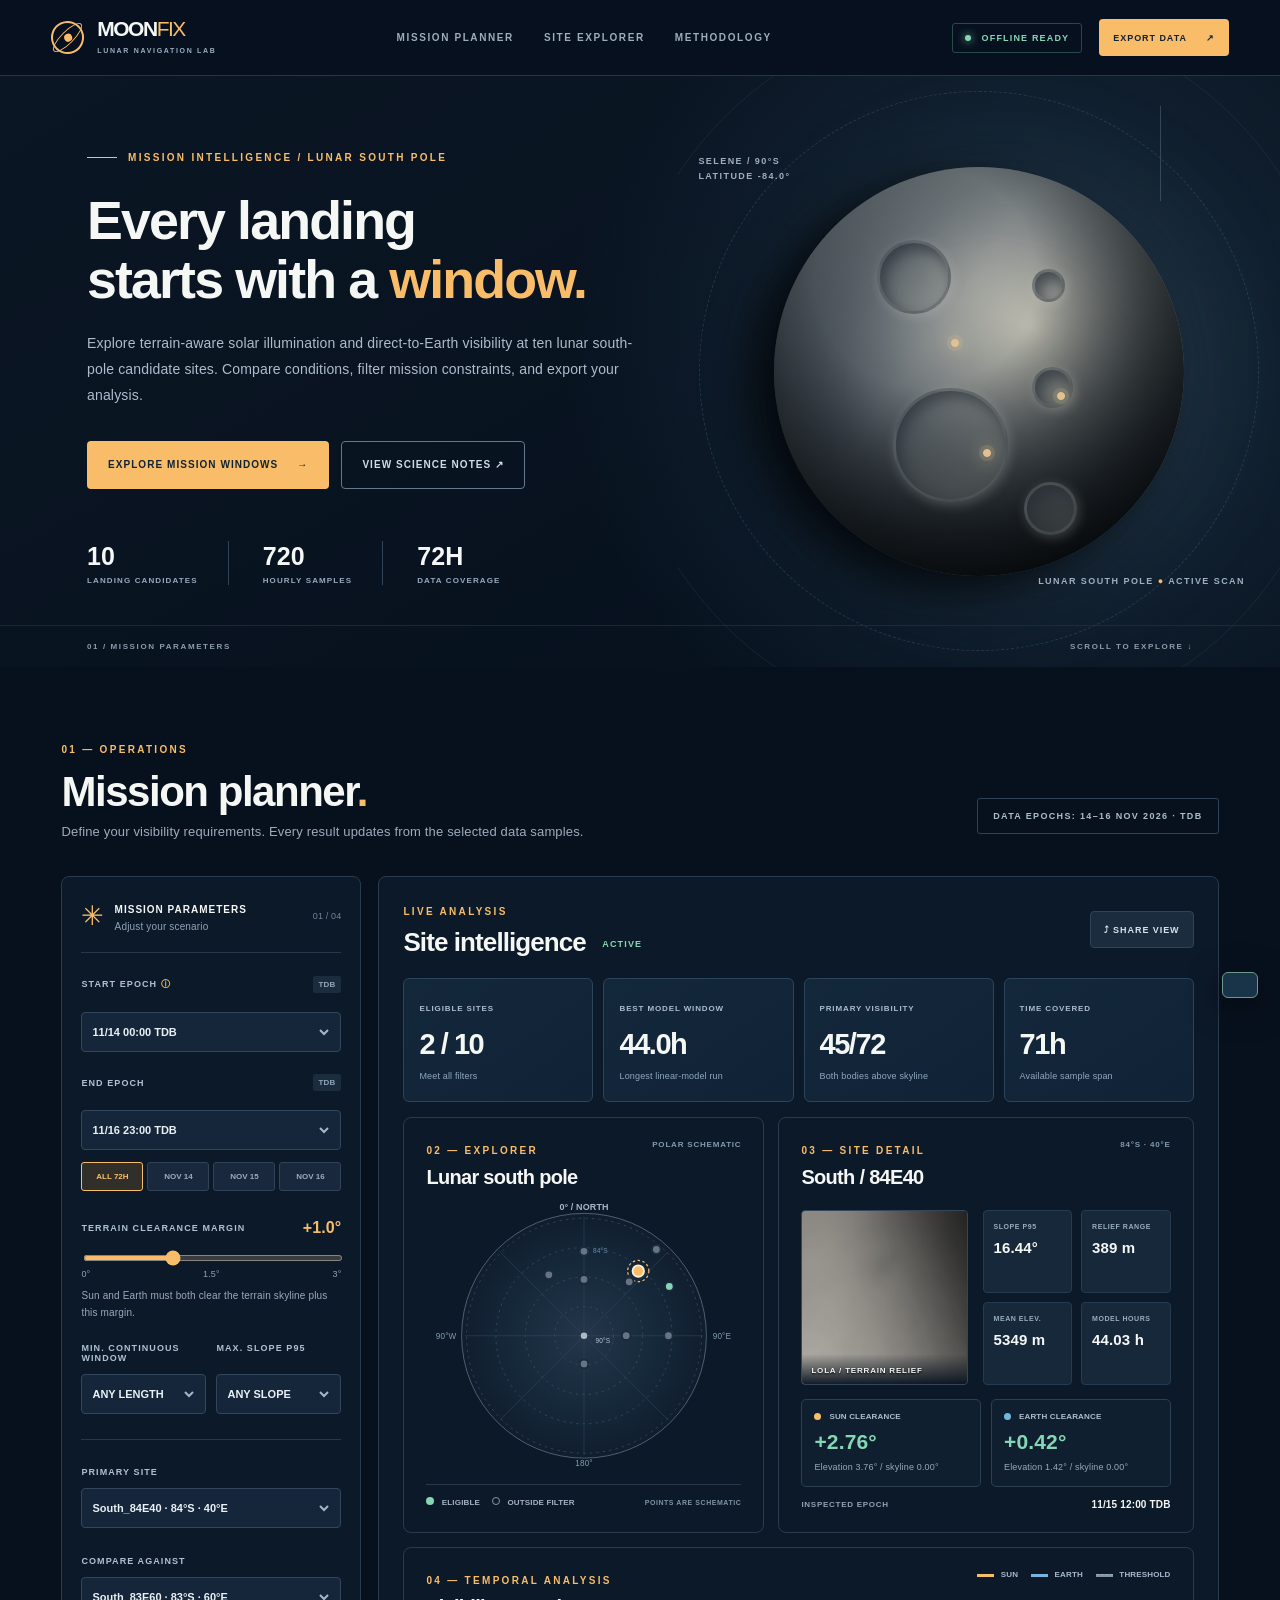
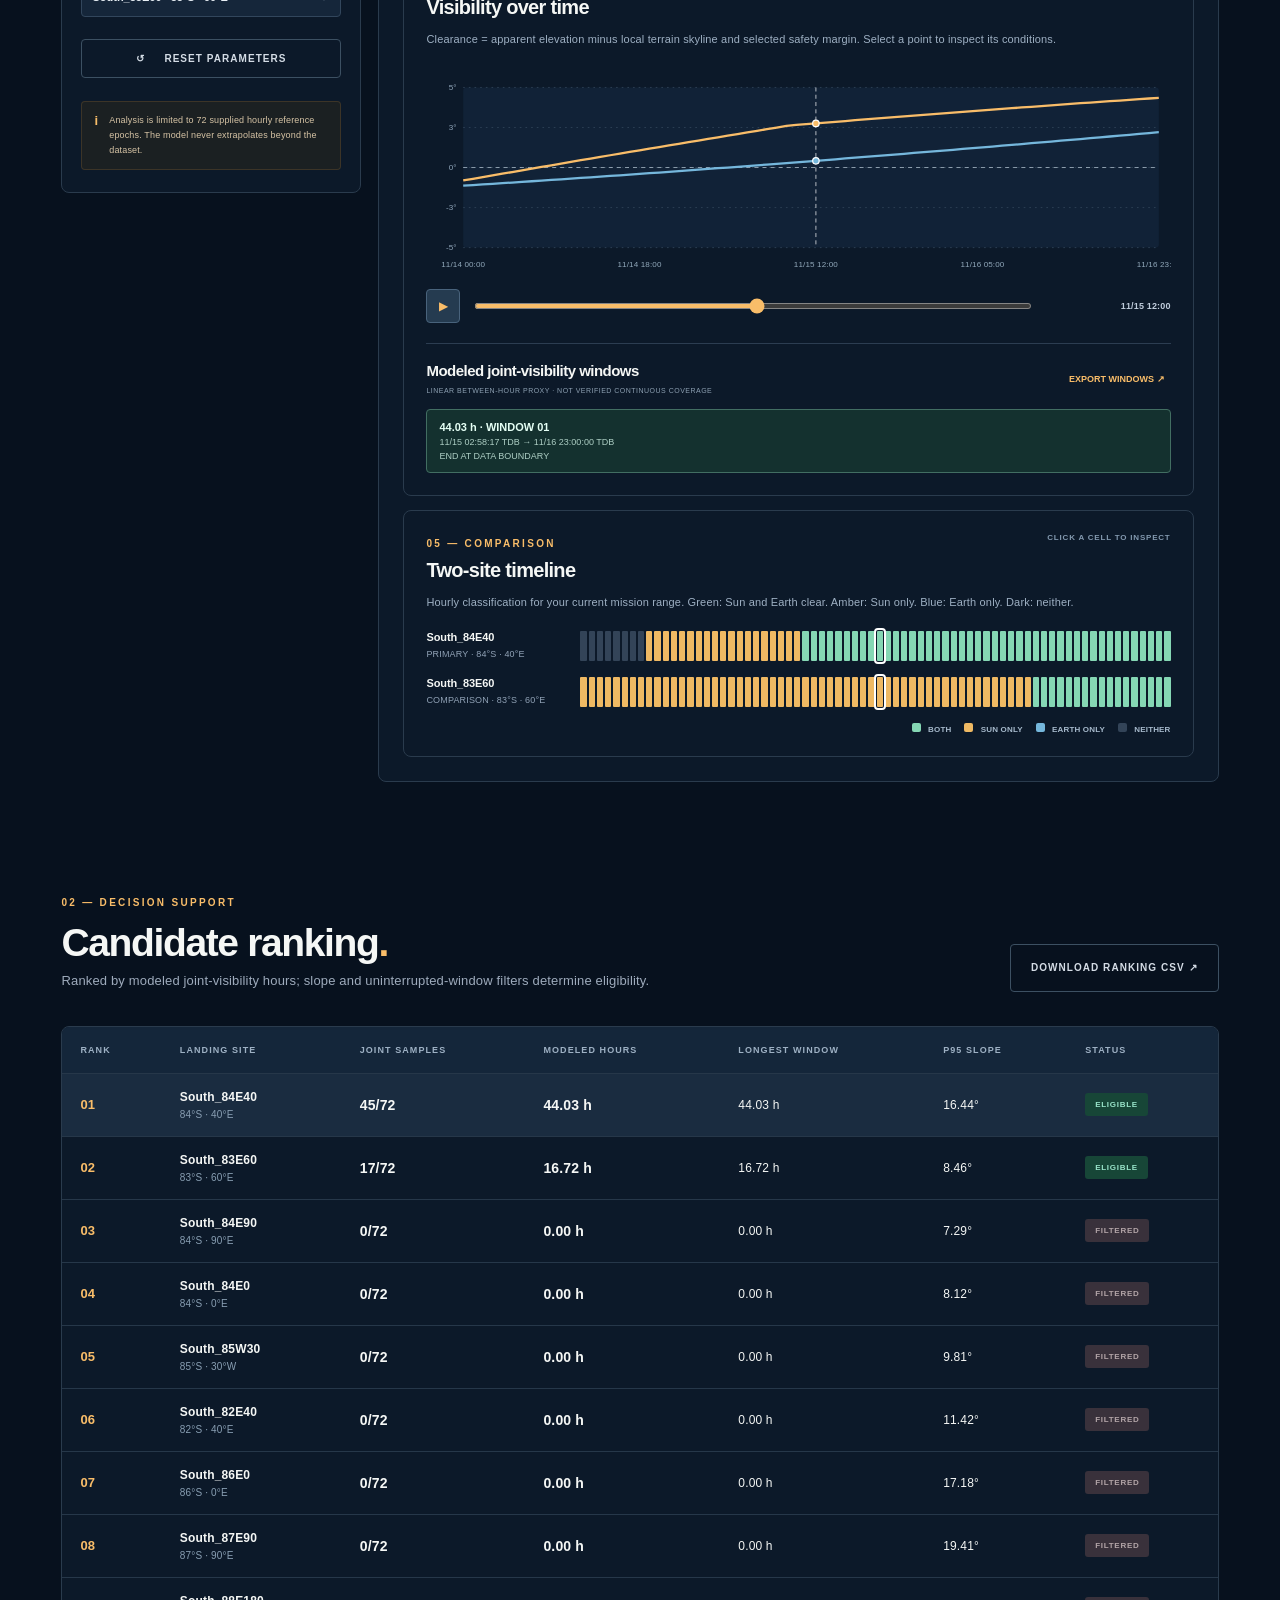
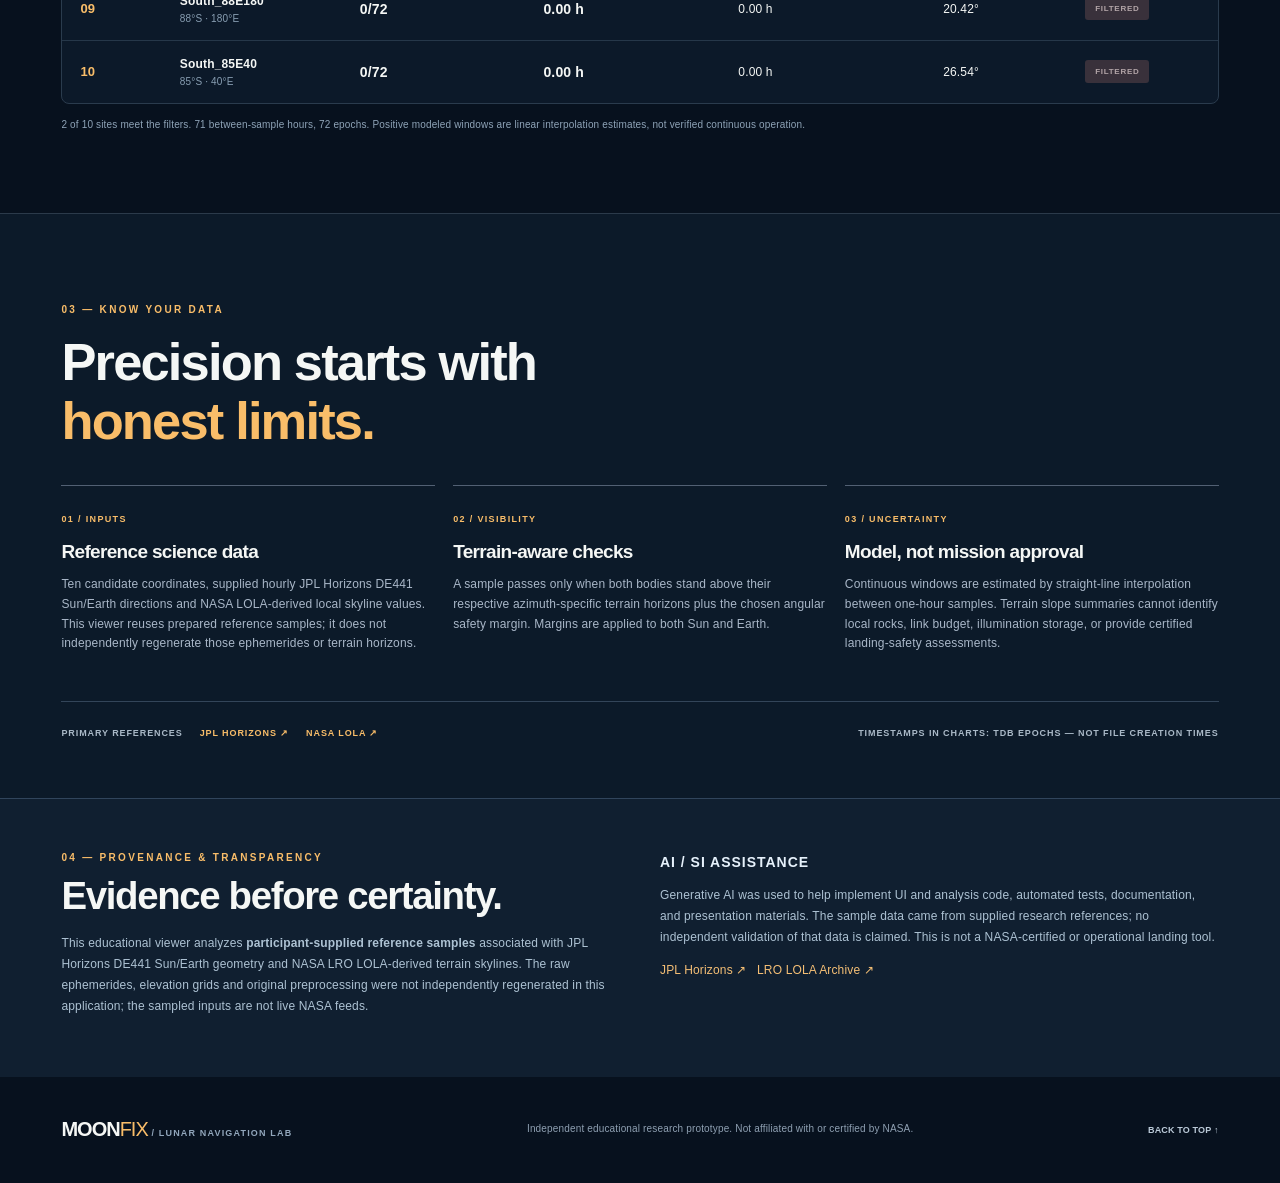
<file: index.html>
<!doctype html>
<html lang="en">
<head>
  <meta charset="UTF-8" />
  <meta name="viewport" content="width=device-width, initial-scale=1" />
  <meta name="theme-color" content="#07111e" />
  <meta name="ai-assistance" content="AI-assisted code implementation, UI design, automated tests and documentation. See visible disclosure on this page and docs/AI_DISCLOSURE.md." />
  <meta name="reference-provenance" content="Participant-supplied derived reference samples associated with JPL Horizons DE441 and NASA LRO LOLA; raw source processing not independently reproduced in this application." />
  <meta name="description" content="MoonFix: an offline lunar south-pole landing site mission-window explorer using reference JPL/LOLA samples." />
  <title>MoonFix — Lunar Mission Window Navigator</title>
  <style>:root{color-scheme:dark;--bg:#07111e;--bg-2:#0c1929;--panel:#101e30;--panel-2:#14263a;--line:#2a3b4d;--muted:#91a2b6;--soft:#c1cbd5;--white:#f5f7f5;--accent:#f9bd69;--accent-2:#ffcd83;--green:#85d7b4;--blue:#75b7dc;--danger:#ff937f;--font:Inter,"Segoe UI",Arial,sans-serif}
*{box-sizing:border-box}html{scroll-behavior:smooth}body{margin:0;font-family:var(--font);color:var(--white);background:var(--bg);letter-spacing:.01em}a{color:inherit;text-decoration:none}button,select,input{font:inherit}button{cursor:pointer}select{cursor:pointer}button:focus-visible,select:focus-visible,input:focus-visible,a:focus-visible{outline:2px solid var(--accent);outline-offset:3px}button:disabled{opacity:.55;cursor:not-allowed}p{line-height:1.65}h1,h2,h3,h4{margin:0;letter-spacing:-.035em}strong{font-weight:700}section{scroll-margin-top:80px}
.topbar{height:76px;display:flex;align-items:center;justify-content:space-between;border-bottom:1px solid #253648;padding:0 clamp(18px,4vw,68px);background:rgba(7,17,30,.97);position:relative;z-index:8}.brand{display:flex;align-items:center;gap:13px;font-size:21px;font-weight:900;letter-spacing:-.07em;line-height:.9}.brand-light{font-weight:350;color:var(--accent)}.brand small{font-size:7px;display:block;letter-spacing:.24em;font-weight:700;margin-top:9px;color:#9caec1}.brand-orbit{height:33px;width:33px;border:2px solid var(--accent);border-radius:50%;display:grid;place-items:center;transform:rotate(-25deg);position:relative}.brand-orbit:after{content:"";position:absolute;height:11px;width:37px;border:1px solid var(--accent);border-radius:50%;transform:rotate(-20deg)}.brand-orbit i{display:block;background:var(--accent);width:8px;height:8px;border-radius:50%}.desktop-nav{display:flex;gap:30px;font-size:10px;font-weight:800;letter-spacing:.16em;color:#9eacbb}.desktop-nav a:hover,.footer a:hover{color:var(--accent)}.header-actions{display:flex;gap:17px;align-items:center}.signal-chip{white-space:nowrap;border:1px solid #264b47;padding:9px 12px;border-radius:3px;font-size:9px;font-weight:800;letter-spacing:.13em;color:var(--green)}.signal-dot{display:inline-block;width:6px;height:6px;margin-right:7px;border-radius:50%;background:var(--green);box-shadow:0 0 8px #85d7b4}
.btn{display:inline-flex;align-items:center;justify-content:center;gap:19px;min-height:48px;padding:0 20px;font-size:10px;font-weight:900;letter-spacing:.105em;border:1px solid transparent;border-radius:4px;white-space:nowrap;transition:background .16s,transform .16s}.btn:hover{transform:translateY(-1px)}.btn-primary{background:var(--accent);color:#112333}.btn-primary:hover{background:#ffda9c}.btn-small{min-height:37px;padding:0 13px;font-size:9px}.btn-ghost{color:#d1dce8;border-color:#64798d;background:transparent}.btn-outline{border-color:#3c5062;color:#d4dce5;background:transparent}.btn-quiet{color:#d7e1ec;background:#1a2c3e;border-color:#2d455a}
.hero{min-height:520px;position:relative;display:grid;grid-template-columns:minmax(480px,53%) 47%;background:radial-gradient(circle at 82% 47%,#182c3d,transparent 44%),linear-gradient(150deg,#0b1624,#07111e 80%);overflow:hidden}.hero-left{padding:76px 30px 82px clamp(24px,6.8vw,112px);position:relative;z-index:2}.eyebrow,.kicker{font-size:10px;color:var(--accent);font-weight:850;letter-spacing:.23em}.eyebrow{display:flex;align-items:center;gap:11px}.eyebrow-line{height:1px;width:30px;background:var(--accent)}.hero h1{font-size:clamp(44px,4.2vw,75px);line-height:1.09;margin:28px 0 23px;max-width:640px;font-weight:770}.hero h1 em,.method-intro h2 em{color:var(--accent);font-style:normal}.hero p{max-width:580px;color:#aebccd;font-size:14px;line-height:1.85}.hero-actions{display:flex;gap:12px;flex-wrap:wrap;margin-top:32px}.hero-facts{display:flex;margin-top:52px;gap:34px}.hero-facts>div{display:flex;flex-direction:column;padding-right:30px;border-right:1px solid #304255}.hero-facts>div:last-child{border:0}.hero-facts strong{font-size:25px;line-height:1.2}.hero-facts span{font-size:8px;color:#98a9bd;letter-spacing:.14em;font-weight:850;margin-top:5px}.hero-right{min-height:480px;position:relative;display:grid;place-items:center;overflow:hidden}.hero-moon{position:relative;width:min(32vw,420px);aspect-ratio:1;border-radius:50%;background:radial-gradient(ellipse at 63% 39%,#d6d1bc 0%,#8e9492 25%,#606d75 42%,#303e4b 67%,#0b1723 85%);box-shadow:-26px 14px 44px #030a12,inset 8px 12px 65px #c7d0b328,25px 0 130px #a5bdce19;filter:saturate(.65)}.hero-moon:after{content:"";position:absolute;inset:0;border-radius:50%;background:radial-gradient(circle at 37% 27%,transparent 28%,#08111c 89%),linear-gradient(125deg,transparent 40%,#192b39a3);mix-blend-mode:multiply}.hero-crater{position:absolute;z-index:1;border:3px solid #505a6180;box-shadow:inset 5px 7px 14px #222d39a0,2px 3px 12px #dae1d337;border-radius:50%;background:linear-gradient(125deg,#45515a77,#8f979055)}.hero-crater.c1{height:18%;width:18%;top:18%;left:25%}.hero-crater.c2{height:10%;width:10%;top:49%;left:63%}.hero-crater.c3{height:28%;width:28%;top:54%;left:29%}.hero-crater.c4{height:8%;width:8%;top:25%;left:63%}.hero-crater.c5{height:13%;width:13%;top:77%;left:61%}.moon-target{position:absolute;border:1px solid #e5c58e;box-shadow:0 0 0 4px #f9bd6929,0 0 18px #ffda8a;z-index:3;height:8px;width:8px;border-radius:50%;background:var(--accent)}.target-1{left:51%;top:69%}.target-2{left:43%;top:42%}.target-3{left:69%;top:55%}.orbit-ring{position:absolute;border:1px dashed #60788d4d;width:560px;height:560px;border-radius:50%}.orbit-2{width:720px;height:720px;border-style:solid;border-color:#46576c38}.hero-coord{position:absolute;font-size:9px;letter-spacing:.16em;line-height:1.65;color:#9eafc2;font-weight:750}.hero-coord-top{top:78px;left:20px}.hero-coord-bottom{bottom:78px;right:35px}.hero-coord-bottom span{color:var(--accent)}.hero-decoration{position:absolute;top:13%;right:12%;height:1px;width:95px;background:#70839766;transform:rotate(90deg)}.hero-footer{position:absolute;bottom:0;left:0;right:0;display:flex;justify-content:space-between;padding:16px clamp(24px,6.8vw,112px);font-size:8px;letter-spacing:.2em;font-weight:850;color:#8c9cac;border-top:1px solid #253547a3}
.workspace,.rank-section,.methodology{max-width:1600px;margin:0 auto;padding:72px clamp(16px,4.8vw,80px) 30px}.section-title{display:flex;align-items:end;justify-content:space-between;gap:25px;margin-bottom:34px}.section-title h2{font-size:42px;margin:11px 0 3px}.small-period{color:var(--accent)}.section-title p{color:#9eabbc;margin:5px 0 0;font-size:13px}.data-range{font-weight:800;color:#acbccb;font-size:9px;letter-spacing:.15em;border:1px solid #304358;padding:12px 15px;border-radius:3px;margin-bottom:8px;white-space:nowrap}.app-shell{display:grid;grid-template-columns:minmax(280px,300px) minmax(0,1fr);gap:17px;align-items:start}.control-panel,.results-panel,.card,.rank-table-wrap{border:1px solid var(--line);border-radius:8px;background:#0c1929}.control-panel{padding:22px 19px;position:sticky;top:12px}.panel-heading{display:flex;gap:10px;align-items:center;padding-bottom:20px;border-bottom:1px solid #27384b;margin-bottom:23px}.tiny-sun{font-size:27px;color:var(--accent)}.panel-heading strong{font-size:10px;letter-spacing:.1em}.panel-heading small{display:block;font-size:10px;color:var(--muted);margin-top:4px}.panel-heading-num{margin-left:auto;font-size:9px;color:#71879b}.control-group{margin:0 0 22px}.control-group label,.control-label label{font-size:9px;font-weight:900;letter-spacing:.12em;color:#afc1d2}.control-label{display:flex;align-items:center;justify-content:space-between;margin-bottom:10px}.help-icon{color:var(--accent)}.mini-tag{font-size:8px;font-weight:900;color:#91a6ba;background:#1b2c3e;padding:4px 6px;border-radius:2px}.control-group select{appearance:none;background:#15263a;color:#e9f0f6;border:1px solid #32465c;border-radius:4px;width:100%;padding:13px 28px 13px 10px;margin-top:9px;font-size:11px;font-weight:740;outline:0;background-image:url("data:image/svg+xml,%3Csvg xmlns='http://www.w3.org/2000/svg' width='16' height='16' fill='none' stroke='%23a6b6c6' stroke-width='2'%3E%3Cpath d='m4 6 4 4 4-4'/%3E%3C/svg%3E");background-repeat:no-repeat;background-position:calc(100% - 8px) center}.control-group select:focus{border-color:var(--accent)}.day-select{display:grid;grid-template-columns:repeat(4,minmax(0,1fr));gap:4px;margin:-10px 0 28px}.day-select button{font-size:8px;font-weight:900;background:#19283c;border:1px solid #304358;color:#9cacc0;padding:9px 1px;border-radius:3px}.day-select button.active,.day-select button:hover{border-color:var(--accent);background:#6f542e62;color:var(--accent)}.accent-number{font-size:16px;color:var(--accent)}input[type=range]{accent-color:var(--accent);width:100%;height:6px}.range-legend{display:flex;justify-content:space-between;margin-top:4px;font-size:9px;color:var(--muted)}.hint{font-size:10px;color:#98aabf;margin:9px 0 0;line-height:1.65}.two-controls{display:grid;grid-template-columns:1fr 1fr;gap:10px}.two-controls label{display:block;min-height:22px}.control-divider{height:1px;background:#27384b;margin:3px 0 21px}.reset-button{width:100%;min-height:39px}.constraints-note{display:flex;gap:11px;border:1px solid #72583161;background:#31291970;margin-top:23px;padding:11px 12px;border-radius:4px}.constraints-note p{font-size:9px;color:#d6c3a5;line-height:1.65;margin:0}.mini-warning{font-size:13px;font-weight:900;color:var(--accent)}
.results-panel{padding:24px}.results-head{display:flex;justify-content:space-between;align-items:center;margin-bottom:20px}.results-head h3{font-size:26px;margin-top:8px}.result-status{color:var(--green);font-size:9px;letter-spacing:.13em;font-weight:800;vertical-align:middle;margin-left:10px}.metric-grid{display:grid;grid-template-columns:repeat(4,minmax(0,1fr));gap:10px;margin-bottom:15px}.metric{padding:18px 15px;background:linear-gradient(145deg,#14283b,#102236);border:1px solid #2d455b;border-radius:6px;min-width:0}.metric span{font-size:8px;letter-spacing:.11em;font-weight:900;color:#acbdcf}.metric strong{display:block;font-size:29px;letter-spacing:-.05em;margin:13px 0 4px;white-space:nowrap}.metric small{color:#91a8be;font-size:9px}.map-details-grid{display:grid;grid-template-columns:1fr 1.15fr;gap:14px}.card{padding:22px;min-width:0}.card-top{display:flex;align-items:start;justify-content:space-between;gap:15px}.card-top h3{font-size:20px;margin-top:8px}.corner-label{font-size:8px;letter-spacing:.10em;color:#8399af;white-space:nowrap;font-weight:850}.polar-map{height:290px;display:grid;place-items:center;margin-top:5px;overflow:hidden}.polar-map svg{width:min(100%,310px);height:280px}.polar-map [data-site]{cursor:pointer}.polar-map [data-site]:focus{outline:2px solid var(--accent)}.map-bottom{display:flex;align-items:center;gap:12px;flex-wrap:wrap;padding-top:12px;border-top:1px solid #28394c;font-size:8px;font-weight:800;color:#a3b4c5}.legend-dot{display:inline-block;height:8px;width:8px;border-radius:50%;margin-right:5px}.legend-dot.green{background:var(--green)}.legend-dot.outline{border:1px solid #8995a2}.microtext{margin-left:auto;font-size:7px;color:#7f93a5;letter-spacing:.08em}.site-body{display:grid;grid-template-columns:minmax(125px,45%) 1fr;gap:15px;margin-top:21px}.terrain-thumb{position:relative;min-height:175px;overflow:hidden;border-radius:4px;background:#121e2a;border:1px solid #354658}.terrain-thumb img{height:100%;width:100%;object-fit:cover;position:absolute;inset:0;filter:grayscale(1) sepia(.24) saturate(.8);opacity:.92}.terrain-thumb span{position:absolute;bottom:0;left:0;right:0;padding:12px 9px 9px;background:linear-gradient(transparent,#08121eee);font-size:8px;font-weight:900;letter-spacing:.1em;text-shadow:0 1px 2px #000}.site-spec{display:grid;grid-template-columns:1fr 1fr;gap:9px}.site-spec>div{background:#17283b;border:1px solid #253b50;padding:12px 10px;border-radius:4px}.site-spec span{display:block;color:#97adbf;font-size:7px;font-weight:850;letter-spacing:.08em}.site-spec strong{display:block;font-size:15px;margin-top:9px;white-space:nowrap}.site-readings{display:grid;grid-template-columns:1fr 1fr;gap:10px;margin-top:14px}.site-readings>div{padding:12px;background:#101f30;border:1px solid #2b4053;border-radius:5px}.site-readings>div>div{display:flex;align-items:center;gap:8px}.site-readings>div>div>span:last-child{font-size:8px;color:#aebdca;font-weight:850}.reading-dot{width:7px;height:7px;border-radius:50%;display:inline-block}.reading-dot.sun{background:var(--accent)}.reading-dot.earth{background:var(--blue)}.site-readings strong{font-size:21px;display:block;margin:9px 0 2px}.site-readings small{font-size:9px;color:#98a9b9}.epoch-current{display:flex;justify-content:space-between;align-items:center;padding:12px 0 0;font-size:9px;gap:8px}.epoch-current span{font-size:8px;font-weight:850;letter-spacing:.09em;color:var(--muted)}.epoch-current strong{font-size:10px;white-space:nowrap}
.timeline-card,.compare-card{margin-top:14px}.card-subtitle{font-size:11px;color:#9eb0c3;line-height:1.6;margin:12px 0 20px}.chart-legend,.compare-key{display:flex;gap:13px;flex-wrap:wrap;font-size:8px;font-weight:850;color:#a7bacc}.chart-legend span{white-space:nowrap}.line-key{display:inline-block;vertical-align:middle;width:17px;height:3px;margin-right:4px}.line-key.sun{background:var(--accent)}.line-key.earth{background:var(--blue)}.line-key.zero{background:#8195a4;border-top:1px dashed #98abb9}.graph-wrap{width:100%;min-height:215px;overflow:hidden}.graph-wrap svg{width:100%;height:auto;min-height:210px;display:block}.graph-wrap [data-epoch]{cursor:crosshair}.timeline-slider{display:flex;align-items:center;gap:12px;margin:5px 0 20px}.timeline-slider input{flex:1;min-width:10px}.timeline-slider>span{font-size:9px;color:#bfccdb;min-width:125px;text-align:right;font-weight:750}.play-btn{width:34px;height:34px;background:#253b50;border:1px solid #49637c;border-radius:4px;color:var(--accent);font-size:12px}.windows-head{border-top:1px solid #2c3d51;padding:18px 0 12px;display:flex;align-items:center;justify-content:space-between;gap:10px}.windows-head h4{font-size:15px}.windows-head span{font-size:7px;color:#8da0b2;letter-spacing:.07em}.text-button{background:transparent;border:0;color:var(--accent);font-size:9px;font-weight:850;white-space:nowrap}.window-list{display:flex;flex-wrap:wrap;gap:9px}.window-pill{background:#14312f;border:1px solid #426e62;color:#e5fff5;border-radius:4px;padding:11px 12px;text-align:left;min-width:190px;flex:1}.window-pill:hover{background:#20453c}.window-pill strong{display:block;font-size:11px}.window-pill span{display:block;font-size:9px;color:#adcec4;margin-top:4px}.window-empty{font-size:11px;color:#a1b2c5;background:#17273a;padding:13px 15px;border:1px dashed #37495e;border-radius:4px;width:100%}.comparison-tracks{display:grid;gap:16px}.track{display:grid;grid-template-columns:140px minmax(0,1fr);gap:14px;align-items:center}.track .track-label strong{font-size:11px;display:block;letter-spacing:-.01em}.track .track-label span{font-size:9px;color:var(--muted)}.cells{display:grid;grid-template-columns:repeat(var(--count),minmax(2px,1fr));gap:2px;height:30px}.cell{border:0;border-radius:1px;min-width:0;padding:0;position:relative}.cell.both,.state-box.both{background:var(--green)}.cell.sun,.state-box.sun{background:#efb963}.cell.earth,.state-box.earth{background:var(--blue)}.cell.neither,.state-box.neither{background:#334458}.cell.selected{outline:2px solid white;z-index:2;outline-offset:1px}.cell:hover{filter:brightness(1.4)}.compare-key{display:flex;justify-content:end;margin-top:16px}.state-box{display:inline-block;width:9px;height:9px;border-radius:2px;margin-right:5px}
.rank-section{padding-top:80px;padding-bottom:70px}.section-title.compact h2{font-size:39px}.rank-table-wrap{overflow:auto}.rank-table{width:100%;border-collapse:collapse;text-align:left;min-width:820px}.rank-table thead{background:#14263a}.rank-table th{padding:18px 18px;color:#9eb1c4;font-size:9px;letter-spacing:.12em}.rank-table tbody tr{border-top:1px solid #263749;cursor:pointer;transition:background .15s}.rank-table tbody tr:hover,.rank-table tbody tr.chosen{background:#1a2c40}.rank-table td{padding:16px 18px;font-size:12px}.rank-number{font-size:13px;color:var(--accent);font-weight:900}.site-table-name strong{display:block;font-size:12px}.site-table-name small{display:block;color:#899fb3;margin-top:5px;font-size:10px}.number-em{font-size:14px;font-weight:750}.status-tag{display:inline-block;padding:7px 10px;font-weight:900;font-size:8px;border-radius:3px;letter-spacing:.09em}.status-tag.pass{color:#99e4c9;background:#174637}.status-tag.fail{color:#b2a4a7;background:#39313b}.table-note{font-size:10px;color:#8fa4b8;margin-top:13px}.methodology{max-width:none;background:#0c1a29;padding:85px clamp(16px,4.8vw,80px) 60px;border-top:1px solid #2b3a4a}.method-intro,.method-cards,.science-footer{max-width:1440px;margin:0 auto}.method-intro h2{font-size:clamp(36px,4.1vw,60px);line-height:1.11;margin:16px 0 35px}.method-cards{display:grid;grid-template-columns:repeat(3,1fr);gap:18px}.method-cards>div{border-top:1px solid #526073;padding-top:22px}.method-num{font-size:9px;color:var(--accent);font-weight:900;letter-spacing:.15em}.method-cards h3{font-size:19px;margin:15px 0 8px}.method-cards p{font-size:12px;color:#a9b7c8}.science-footer{display:flex;align-items:center;justify-content:space-between;border-top:1px solid #334559;margin-top:35px;padding-top:26px;font-size:9px;color:#aab9c7;font-weight:850;letter-spacing:.10em;gap:12px;flex-wrap:wrap}.science-footer>div{display:flex;align-items:center;gap:17px;flex-wrap:wrap}.science-footer a{color:var(--accent)}.footer{display:flex;align-items:center;justify-content:space-between;gap:20px;min-height:106px;padding:18px clamp(18px,4.8vw,80px)}.footer-brand{font-weight:900;font-size:20px;letter-spacing:-.05em}.footer-brand span{color:var(--accent);font-weight:350}.footer-brand small{font-size:9px;letter-spacing:.13em;color:#92a7bc}.footer p{color:#8fa0b2;font-size:10px}.footer a{font-size:9px;font-weight:900;color:#bbcad8;white-space:nowrap}.toast{position:fixed;bottom:22px;right:22px;z-index:30;background:#193448;color:#f4f8f8;border:1px solid #6b998d;border-radius:6px;padding:12px 17px;font-size:12px;box-shadow:0 8px 32px #0009;transform:translateY(120px);transition:transform .22s;max-width:min(360px,calc(100vw - 35px))}.toast.show{transform:translateY(0)}
@media(min-width:1450px){.hero{min-height:560px}.hero-left{padding-top:86px}.workspace{padding-top:85px}.polar-map{height:320px}.polar-map svg{height:310px}}
@media(max-width:1240px){.desktop-nav{gap:15px}.hero-left{padding-left:clamp(25px,4.8vw,75px)}.app-shell{grid-template-columns:250px minmax(0,1fr)}.control-panel{padding:18px 14px}.metric{padding:13px 10px}.metric strong{font-size:25px}.card{padding:17px}.site-body{grid-template-columns:40% 1fr;gap:9px}.site-spec>div{padding:9px 7px}.site-spec strong{font-size:12px}.map-details-grid{grid-template-columns:1fr}.site-body{grid-template-columns:180px 1fr}.terrain-thumb{min-height:180px}.site-spec strong{font-size:17px}.polar-map{height:235px}.polar-map svg{height:220px}}
@media(max-width:930px){.topbar{padding:0 22px}.desktop-nav{display:none}.hero{grid-template-columns:1fr 38%;min-height:455px}.hero-left{padding:65px 20px 80px 30px}.hero h1{font-size:clamp(40px,5vw,56px)}.hero-right{min-height:455px}.hero-moon{width:310px}.hero-coord{display:none}.hero-facts{gap:14px}.hero-facts>div{padding-right:12px}.app-shell{grid-template-columns:1fr}.control-panel{position:static;display:grid;grid-template-columns:repeat(2,minmax(0,1fr));gap:7px 18px;align-items:start;padding:21px}.panel-heading,.control-divider,.constraints-note{grid-column:1/-1}.panel-heading{margin-bottom:6px}.control-group{margin-bottom:10px}.day-select{margin:21px 0 0;align-self:center}.two-controls{gap:13px}.control-divider{margin:3px 0}.reset-button{align-self:center;margin-top:12px}.constraints-note{margin-top:4px}.map-details-grid{grid-template-columns:1fr 1fr}.site-body{grid-template-columns:1fr}.terrain-thumb{min-height:145px}.site-spec strong{font-size:15px}.polar-map{height:265px}.polar-map svg{height:260px}}
@media(max-width:680px){.topbar{height:66px;padding:0 17px}.header-actions .signal-chip{display:none}.btn-small{font-size:8px}.hero{display:block;min-height:650px}.hero-left{padding:55px 22px 70px}.hero h1{font-size:47px;margin:24px 0 13px}.hero p{font-size:12px;max-width:480px}.hero-actions{margin-top:24px;gap:7px}.hero-actions .btn{font-size:9px;padding:0 12px;gap:7px}.hero-facts{margin-top:27px;gap:11px}.hero-facts strong{font-size:22px}.hero-facts span{font-size:7px}.hero-right{position:absolute;right:-100px;bottom:25px;min-height:275px;width:370px;opacity:.30;pointer-events:none}.hero-moon{width:280px}.hero-footer{padding:16px 22px}.workspace,.rank-section{padding:50px 14px 25px}.section-title{display:block}.section-title h2{font-size:36px}.section-title p{font-size:11px}.data-range{display:inline-block;margin-top:20px;font-size:8px}.app-shell{gap:11px}.control-panel{grid-template-columns:1fr 1fr;gap:4px 10px;padding:15px}.control-group label{font-size:8px}.control-group select{font-size:10px;padding:11px 20px 11px 9px}.day-select{grid-column:1/-1;margin:0 0 10px}.control-group:nth-of-type(2){margin-bottom:4px}.two-controls{grid-column:1/-1}.control-group:has(#margin){grid-column:1/-1}.control-group:has(#primarySite),.control-group:has(#compareSite){grid-column:1/-1}.reset-button{grid-column:1/-1}.results-panel{padding:12px}.results-head{padding:4px 4px 8px}.results-head h3{font-size:20px}.results-head .kicker{font-size:8px}.metric-grid{grid-template-columns:1fr 1fr;gap:7px}.metric{padding:11px}.metric strong{font-size:24px;margin:7px 0 3px}.metric small{font-size:8px}.map-details-grid{grid-template-columns:1fr;gap:10px}.card{padding:15px}.polar-map{height:275px}.polar-map svg{height:270px}.site-body{grid-template-columns:42% 1fr}.terrain-thumb{min-height:153px}.site-spec{gap:5px}.site-spec strong{font-size:13px}.site-spec span{font-size:7px}.site-readings strong{font-size:19px}.timeline-card,.compare-card{margin-top:10px}.timeline-card .card-top{display:block}.chart-legend{margin-top:15px}.windows-head{display:block}.windows-head button{margin-top:8px}.window-pill{min-width:130px}.track{grid-template-columns:1fr;gap:7px}.cells{gap:1px;height:27px}.compare-key{justify-content:start}.rank-section .section-title{margin-bottom:17px}.rank-section .btn{margin-top:20px}.methodology{padding:58px 19px 35px}.method-cards{grid-template-columns:1fr}.method-intro h2{font-size:39px}.method-cards>div{padding:16px 0 0}.method-cards h3{margin-top:10px}.science-footer{font-size:8px}.footer{padding:30px 18px;display:block}.footer p{margin:11px 0}.footer-brand small{display:none}}
@media print{.hero,.topbar,.control-panel,.toast,.btn,.play-btn,.timeline-slider{display:none!important}.app-shell{display:block}.workspace,.rank-section{padding:0}.card,.rank-table-wrap{break-inside:avoid}.results-panel{padding:0;border:0}body{background:white;color:#111}*{color:#111!important;background:transparent!important;border-color:#aaa!important}}

/* Transparent source and AI-assistance disclosure for public judges */
.attribution-panel{background:#101f30;border-top:1px solid #31455c;padding:48px clamp(18px,4.8vw,80px)}
.attribution-inner{max-width:1440px;margin:auto;display:grid;grid-template-columns:1fr 1fr;gap:40px}
.attribution-inner h2{font-size:clamp(27px,3vw,40px);line-height:1.08;margin:10px 0 16px}
.attribution-inner h3{font-size:14px;letter-spacing:.07em;margin:7px 0 15px;color:#e6f1fb}
.attribution-inner p{font-size:12px;line-height:1.75;color:#adc2d3;max-width:710px}
.attribution-inner a{color:#f5bf75}
@media(max-width:680px){.attribution-inner{grid-template-columns:1fr;gap:18px}.attribution-panel{padding-top:38px}}
</style>
</head>
<body>
  <header class="topbar">
    <a class="brand" href="#top" aria-label="MoonFix home">
      <span class="brand-orbit" aria-hidden="true"><i></i></span>
      <span>MOON<span class="brand-light">FIX</span><small>LUNAR NAVIGATION LAB</small></span>
    </a>
    <nav class="desktop-nav" aria-label="Main navigation">
      <a href="#workspace">MISSION PLANNER</a>
      <a href="#candidate-map">SITE EXPLORER</a>
      <a href="#methodology">METHODOLOGY</a>
    </nav>
    <div class="header-actions"><span class="signal-chip"><span class="signal-dot"></span> OFFLINE READY</span><button type="button" class="btn btn-primary btn-small" id="exportHeader">EXPORT DATA <span aria-hidden="true">↗</span></button></div>
  </header>

  <div id="top"></div>
  <section class="hero">
    <div class="hero-left">
      <div class="eyebrow"><span class="eyebrow-line"></span> MISSION INTELLIGENCE / LUNAR SOUTH POLE</div>
      <h1>Every landing<br>starts with a <em>window.</em></h1>
      <p>Explore terrain-aware solar illumination and direct-to-Earth visibility at ten lunar south-pole candidate sites. Compare conditions, filter mission constraints, and export your analysis.</p>
      <div class="hero-actions"><a class="btn btn-primary" href="#workspace">EXPLORE MISSION WINDOWS <span aria-hidden="true">→</span></a><a class="btn btn-ghost" href="#methodology">VIEW SCIENCE NOTES ↗</a></div>
      <div class="hero-facts"><div><strong>10</strong><span>LANDING CANDIDATES</span></div><div><strong>720</strong><span>HOURLY SAMPLES</span></div><div><strong>72H</strong><span>DATA COVERAGE</span></div></div>
    </div>
    <div class="hero-right" aria-hidden="true">
      <div class="hero-moon">
        <div class="hero-crater c1"></div><div class="hero-crater c2"></div><div class="hero-crater c3"></div><div class="hero-crater c4"></div><div class="hero-crater c5"></div>
        <div class="moon-target target-1"></div><div class="moon-target target-2"></div><div class="moon-target target-3"></div>
      </div>
      <div class="orbit-ring orbit-1"></div><div class="orbit-ring orbit-2"></div>
      <div class="hero-coord hero-coord-top">SELENE / 90°S<br>LATITUDE -84.0°</div>
      <div class="hero-coord hero-coord-bottom">LUNAR SOUTH POLE <span>●</span> ACTIVE SCAN</div>
      <div class="hero-decoration"></div>
    </div>
    <div class="hero-footer"><span>01 / MISSION PARAMETERS</span><span>SCROLL TO EXPLORE ↓</span></div>
  </section>

  <section class="workspace" id="workspace">
    <div class="section-title"><div><span class="kicker">01 — OPERATIONS</span><h2>Mission planner<span class="small-period">.</span></h2><p>Define your visibility requirements. Every result updates from the selected data samples.</p></div><span class="data-range">DATA EPOCHS: 14–16 NOV 2026 · TDB</span></div>
    <div class="app-shell">
      <aside class="control-panel" aria-label="Mission planning controls">
        <div class="panel-heading"><span class="tiny-sun">✳</span><div><strong>MISSION PARAMETERS</strong><small>Adjust your scenario</small></div><span class="panel-heading-num">01 / 04</span></div>
        <div class="control-group"><div class="control-label"><label for="startEpoch">START EPOCH <span class="help-icon" title="JPL ephemeris uses TDB for these reference samples">ⓘ</span></label><span class="mini-tag">TDB</span></div><select id="startEpoch" aria-label="Start sample epoch"></select></div>
        <div class="control-group"><div class="control-label"><label for="endEpoch">END EPOCH</label><span class="mini-tag">TDB</span></div><select id="endEpoch" aria-label="End sample epoch"></select></div>
        <div class="day-select" role="group" aria-label="Date presets"><button type="button" data-preset="all" class="active">ALL 72H</button><button type="button" data-preset="0">NOV 14</button><button type="button" data-preset="1">NOV 15</button><button type="button" data-preset="2">NOV 16</button></div>
        <div class="control-group"><div class="control-label"><label for="margin">TERRAIN CLEARANCE MARGIN</label><strong id="marginValue" class="accent-number">+1.0°</strong></div><input id="margin" type="range" min="0" max="3" step="0.5" value="1" aria-label="Angular clearance safety margin"/><div class="range-legend"><span>0°</span><span>1.5°</span><span>3°</span></div><p class="hint">Sun and Earth must both clear the terrain skyline plus this margin.</p></div>
        <div class="two-controls"><div class="control-group"><label for="minRun">MIN. CONTINUOUS WINDOW</label><select id="minRun"><option value="0">ANY LENGTH</option><option value="3">3 HOURS</option><option value="6">6 HOURS</option><option value="12">12 HOURS</option><option value="24">24 HOURS</option></select></div><div class="control-group"><label for="maxSlope">MAX. SLOPE P95</label><select id="maxSlope"><option value="99">ANY SLOPE</option><option value="5">5°</option><option value="10">10°</option><option value="15">15°</option><option value="20">20°</option><option value="25">25°</option></select></div></div>
        <div class="control-divider"></div>
        <div class="control-group"><label for="primarySite">PRIMARY SITE</label><select id="primarySite"></select></div>
        <div class="control-group"><label for="compareSite">COMPARE AGAINST</label><select id="compareSite"></select></div>
        <button type="button" class="btn btn-outline reset-button" id="resetControls"><span>↺</span> RESET PARAMETERS</button>
        <div class="constraints-note"><span class="mini-warning">i</span><p>Analysis is limited to 72 supplied hourly reference epochs. The model never extrapolates beyond the dataset.</p></div>
      </aside>

      <div class="results-panel">
        <div class="results-head"><div><span class="kicker">LIVE ANALYSIS</span><h3>Site intelligence <span id="resultStatus" class="result-status">ACTIVE</span></h3></div><button type="button" class="btn btn-quiet btn-small" id="shareView">⤴ SHARE VIEW</button></div>
        <div class="metric-grid" aria-live="polite">
          <div class="metric"><span>ELIGIBLE SITES</span><strong id="metricEligible">—</strong><small>Meet all filters</small></div>
          <div class="metric"><span>BEST MODEL WINDOW</span><strong id="metricBestRun">—</strong><small>Longest linear-model run</small></div>
          <div class="metric"><span>PRIMARY VISIBILITY</span><strong id="metricPrimaryCount">—</strong><small>Both bodies above skyline</small></div>
          <div class="metric"><span>TIME COVERED</span><strong id="metricCoverage">—</strong><small>Available sample span</small></div>
        </div>

        <div class="map-details-grid">
          <article class="card map-card" id="candidate-map"><div class="card-top"><div><span class="kicker">02 — EXPLORER</span><h3>Lunar south pole</h3></div><span class="corner-label">POLAR SCHEMATIC</span></div><div id="polarMap" class="polar-map" aria-label="Interactive south pole map"></div><div class="map-bottom"><span><span class="legend-dot green"></span> ELIGIBLE</span><span><span class="legend-dot outline"></span> OUTSIDE FILTER</span><span class="microtext">POINTS ARE SCHEMATIC</span></div></article>
          <article class="card site-card"><div class="card-top"><div><span class="kicker">03 — SITE DETAIL</span><h3 id="siteName">—</h3></div><span class="corner-label" id="siteCoordinates">—</span></div><div class="site-body"><div class="terrain-thumb"><img id="terrainImage" alt="Derived local lunar terrain relief" /><span>LOLA / TERRAIN RELIEF</span></div><div class="site-spec"><div><span>SLOPE P95</span><strong id="siteSlope">—</strong></div><div><span>RELIEF RANGE</span><strong id="siteRelief">—</strong></div><div><span>MEAN ELEV.</span><strong id="siteElevation">—</strong></div><div><span>MODEL HOURS</span><strong id="siteHours">—</strong></div></div></div><div class="site-readings"><div><div><span class="reading-dot sun"></span><span>SUN CLEARANCE</span></div><strong id="sunClearance">—</strong><small id="sunExplain">—</small></div><div><div><span class="reading-dot earth"></span><span>EARTH CLEARANCE</span></div><strong id="earthClearance">—</strong><small id="earthExplain">—</small></div></div><div class="epoch-current"><span>INSPECTED EPOCH</span><strong id="epochCurrent">—</strong></div></article>
        </div>

        <article class="card timeline-card" id="timeline"><div class="card-top"><div><span class="kicker">04 — TEMPORAL ANALYSIS</span><h3>Visibility over time</h3></div><div class="chart-legend"><span><i class="line-key sun"></i> SUN</span><span><i class="line-key earth"></i> EARTH</span><span><i class="line-key zero"></i> THRESHOLD</span></div></div><p class="card-subtitle">Clearance = apparent elevation minus local terrain skyline and selected safety margin. Select a point to inspect its conditions.</p><div class="graph-wrap" id="clearanceGraph" aria-label="Hourly sun and earth clearance graph"></div><div class="timeline-slider"><button type="button" id="playToggle" class="play-btn" aria-label="Play hourly samples">▶</button><input type="range" id="epochSlider" min="0" max="71" step="1" value="0" aria-label="Inspect selected hour"/><span id="sliderLabel">—</span></div><div class="windows-head"><div><h4>Modeled joint-visibility windows</h4><span>LINEAR BETWEEN-HOUR PROXY · NOT VERIFIED CONTINUOUS COVERAGE</span></div><button type="button" class="text-button" id="exportWindows">EXPORT WINDOWS ↗</button></div><div id="windowList" class="window-list"></div></article>

        <article class="card compare-card" id="comparison"><div class="card-top"><div><span class="kicker">05 — COMPARISON</span><h3>Two-site timeline</h3></div><span class="corner-label">CLICK A CELL TO INSPECT</span></div><p class="card-subtitle">Hourly classification for your current mission range. Green: Sun and Earth clear. Amber: Sun only. Blue: Earth only. Dark: neither.</p><div id="comparisonTracks" class="comparison-tracks"></div><div class="compare-key"><span><i class="state-box both"></i> BOTH</span><span><i class="state-box sun"></i> SUN ONLY</span><span><i class="state-box earth"></i> EARTH ONLY</span><span><i class="state-box neither"></i> NEITHER</span></div></article>
      </div>
    </div>
  </section>

  <section class="rank-section" id="rankings"><div class="section-title compact"><div><span class="kicker">02 — DECISION SUPPORT</span><h2>Candidate ranking<span class="small-period">.</span></h2><p>Ranked by modeled joint-visibility hours; slope and uninterrupted-window filters determine eligibility.</p></div><button type="button" class="btn btn-outline" id="exportRank">DOWNLOAD RANKING CSV ↗</button></div><div class="rank-table-wrap"><table class="rank-table"><thead><tr><th>RANK</th><th>LANDING SITE</th><th>JOINT SAMPLES</th><th>MODELED HOURS</th><th>LONGEST WINDOW</th><th>P95 SLOPE</th><th>STATUS</th></tr></thead><tbody id="rankRows"></tbody></table></div><p class="table-note" id="rankNote">Model window durations are interpolation estimates within the observed span; rankings do not constitute flight certification.</p></section>

  <section class="methodology" id="methodology"><div class="method-intro"><span class="kicker">03 — KNOW YOUR DATA</span><h2>Precision starts with<br><em>honest limits.</em></h2></div><div class="method-cards"><div><span class="method-num">01 / INPUTS</span><h3>Reference science data</h3><p>Ten candidate coordinates, supplied hourly JPL Horizons DE441 Sun/Earth directions and NASA LOLA-derived local skyline values. This viewer reuses prepared reference samples; it does not independently regenerate those ephemerides or terrain horizons.</p></div><div><span class="method-num">02 / VISIBILITY</span><h3>Terrain-aware checks</h3><p>A sample passes only when both bodies stand above their respective azimuth-specific terrain horizons plus the chosen angular safety margin. Margins are applied to both Sun and Earth.</p></div><div><span class="method-num">03 / UNCERTAINTY</span><h3>Model, not mission approval</h3><p>Continuous windows are estimated by straight-line interpolation between one-hour samples. Terrain slope summaries cannot identify local rocks, link budget, illumination storage, or provide certified landing-safety assessments.</p></div></div><div class="science-footer"><div>PRIMARY REFERENCES <a href="https://ssd.jpl.nasa.gov/horizons/" target="_blank" rel="noopener">JPL HORIZONS ↗</a><a href="https://pds-geosciences.wustl.edu/missions/lro/lola.htm" target="_blank" rel="noopener">NASA LOLA ↗</a></div><div>TIMESTAMPS IN CHARTS: TDB EPOCHS — NOT FILE CREATION TIMES</div></div></section>
  <section class="attribution-panel" id="credits" aria-label="Data sources and AI transparency">
    <div class="attribution-inner">
      <div><span class="kicker">04 — PROVENANCE & TRANSPARENCY</span><h2>Evidence before certainty.</h2>
      <p>This educational viewer analyzes <strong>participant-supplied reference samples</strong> associated with JPL Horizons DE441 Sun/Earth geometry and NASA LRO LOLA-derived terrain skylines. The raw ephemerides, elevation grids and original preprocessing were not independently regenerated in this application; the sampled inputs are not live NASA feeds.</p></div>
      <div><h3>AI / SI ASSISTANCE</h3><p>Generative AI was used to help implement UI and analysis code, automated tests, documentation, and presentation materials. The sample data came from supplied research references; no independent validation of that data is claimed. This is not a NASA-certified or operational landing tool.</p>
      <p><a href="https://ssd.jpl.nasa.gov/horizons/" rel="noopener noreferrer" target="_blank">JPL Horizons ↗</a> &nbsp; <a href="https://pds-geosciences.wustl.edu/missions/lro/lola.htm" rel="noopener noreferrer" target="_blank">LRO LOLA Archive ↗</a></p></div>
    </div>
  </section>
  <footer class="footer"><div class="footer-brand">MOON<span>FIX</span><small> / LUNAR NAVIGATION LAB</small></div><p>Independent educational research prototype. Not affiliated with or certified by NASA.</p><a href="#top">BACK TO TOP ↑</a></footer>
  <div class="toast" id="toast" role="status" aria-live="polite"></div>
  <script type="application/json" id="moonfix-data">{"schema":"moonfix-reference-1","timeScale":"TDB","timeInterpretation":"Ephemeris sample epoch, not software creation time","siteDataSource":"Participant-supplied JPL Horizons DE441 and NASA LOLA 80 m derived reference dataset","method":"Geometric Sun/Earth elevation minus previously derived local terrain skyline; not independent recalculation of JPL or LOLA.","limitations":"Hourly samples within available dates only. Between-hour windows are linear-model estimates, not verified continuous visibility. Not a landing safety certificate.","sites":[{"id":"South_82E40","lat":-82.0,"lon":40.0,"slope95":11.418,"slope50":8.774,"relief":290.19,"elevation":-2838.34,"terrainImage":"[data-uri]","samples":[["2026-11-14T00:00:00",2.00894,86.88182,0.0,1.37731,318.90184,8.3808],["2026-11-14T01:00:00",2.07951,86.37875,0.0,1.41406,318.84065,8.3815],["2026-11-14T02:00:00",2.15003,85.87566,0.0,1.45111,318.77937,8.3823],["2026-11-14T03:00:00",2.2205,85.37255,0.0,1.48847,318.71798,8.3831],["2026-11-14T04:00:00",2.29093,84.86941,0.0,1.52614,318.6565,8.3839],["2026-11-14T05:00:00",2.36129,84.36626,0.0,1.5641,318.59493,8.3846],["2026-11-14T06:00:00",2.43159,83.86307,0.0,1.60236,318.53327,8.3854],["2026-11-14T07:00:00",2.50182,83.35986,0.0,1.64091,318.47154,8.3862],["2026-11-14T08:00:00",2.57197,82.85663,0.0,1.67976,318.40973,8.3869],["2026-11-14T09:00:00",2.64205,82.35336,0.0,1.7189,318.34786,8.3877],["2026-11-14T10:00:00",2.71203,81.85006,0.0,1.75832,318.28592,8.3885],["2026-11-14T11:00:00",2.78193,81.34674,0.0,1.79803,318.22392,8.3893],["2026-11-14T12:00:00",2.85173,80.84337,0.0,1.83803,318.16187,8.39],["2026-11-14T13:00:00",2.92143,80.33998,0.0,1.8783,318.09978,8.3908],["2026-11-14T14:00:00",2.99102,79.83654,0.0,1.91885,318.03764,8.3916],["2026-11-14T15:00:00",3.0605,79.33307,0.0,1.95968,317.97547,8.3924],["2026-11-14T16:00:00",3.12986,78.82956,0.0,2.00078,317.91327,8.3932],["2026-11-14T17:00:00",3.1991,78.32601,0.0,2.04215,317.85104,8.3939],["2026-11-14T18:00:00",3.26821,77.82242,0.0,2.08379,317.7888,8.3947],["2026-11-14T19:00:00",3.33719,77.31878,0.0,2.1257,317.72654,8.3955],["2026-11-14T20:00:00",3.40602,76.8151,0.0,2.16787,317.66428,8.3963],["2026-11-14T21:00:00",3.47471,76.31137,0.0,2.2103,317.60202,8.3971],["2026-11-14T22:00:00",3.54326,75.8076,0.0,2.25299,317.53976,8.3978],["2026-11-14T23:00:00",3.61164,75.30378,0.0,2.29594,317.47752,8.3986],["2026-11-15T00:00:00",3.67987,74.79991,0.0,2.33914,317.41529,8.3994],["2026-11-15T01:00:00",3.74793,74.29599,0.0,2.3826,317.35308,8.4002],["2026-11-15T02:00:00",3.81582,73.79202,0.0,2.4263,317.29091,8.401],["2026-11-15T03:00:00",3.88353,73.28799,0.0,2.47025,317.22877,8.4017],["2026-11-15T04:00:00",3.95106,72.78391,0.0,2.51444,317.16667,8.4025],["2026-11-15T05:00:00",4.01841,72.27977,0.0,2.55888,317.10462,8.4033],["2026-11-15T06:00:00",4.08556,71.77558,0.0,2.60355,317.04263,8.4041],["2026-11-15T07:00:00",4.15251,71.27133,0.0,2.64847,316.98069,8.4048],["2026-11-15T08:00:00",4.21927,70.76702,0.0,2.69361,316.91883,8.4056],["2026-11-15T09:00:00",4.28581,70.26265,0.0,2.73899,316.85703,8.4064],["2026-11-15T10:00:00",4.35214,69.75822,0.0017,2.7846,316.79532,8.4072],["2026-11-15T11:00:00",4.41826,69.25372,0.0054,2.83044,316.73369,8.4079],["2026-11-15T12:00:00",4.48415,68.74917,0.009,2.8765,316.67216,8.4087],["2026-11-15T13:00:00",4.54981,68.24454,0.0127,2.92279,316.61073,8.4095],["2026-11-15T14:00:00",4.61524,67.73986,0.0163,2.96929,316.5494,8.4103],["2026-11-15T15:00:00",4.68044,67.2351,0.02,3.01602,316.48819,8.411],["2026-11-15T16:00:00",4.74539,66.73028,0.0236,3.06295,316.42709,8.4118],["2026-11-15T17:00:00",4.81009,66.22539,0.0273,3.11011,316.36613,8.4125],["2026-11-15T18:00:00",4.87453,65.72043,0.0309,3.15747,316.30529,8.4133],["2026-11-15T19:00:00",4.93872,65.2154,0.0346,3.20504,316.2446,8.4141],["2026-11-15T20:00:00",5.00264,64.7103,0.0382,3.25281,316.18405,8.4148],["2026-11-15T21:00:00",5.0663,64.20512,0.0419,3.30079,316.12366,8.4156],["2026-11-15T22:00:00",5.12968,63.69988,0.0455,3.34897,316.06343,8.4163],["2026-11-15T23:00:00",5.19279,63.19456,0.0492,3.39734,316.00336,8.4171],["2026-11-16T00:00:00",5.25561,62.68916,0.0528,3.44592,315.94347,8.4178],["2026-11-16T01:00:00",5.31814,62.18369,0.0565,3.49468,315.88376,8.4186],["2026-11-16T02:00:00",5.38038,61.67814,0.0601,3.54364,315.82424,8.4193],["2026-11-16T03:00:00",5.44232,61.17251,0.0638,3.59278,315.76491,8.4201],["2026-11-16T04:00:00",5.50396,60.66681,0.0674,3.64211,315.70579,8.4208],["2026-11-16T05:00:00",5.56529,60.16103,0.0711,3.69162,315.64688,8.4216],["2026-11-16T06:00:00",5.62631,59.65517,0.1103,3.74131,315.58818,8.4223],["2026-11-16T07:00:00",5.68701,59.14922,0.1662,3.79118,315.52971,8.423],["2026-11-16T08:00:00",5.74738,58.6432,0.222,3.84123,315.47147,8.4238],["2026-11-16T09:00:00",5.80744,58.1371,0.2779,3.89144,315.41347,8.4245],["2026-11-16T10:00:00",5.86716,57.63091,0.3338,3.94183,315.35571,8.4252],["2026-11-16T11:00:00",5.92654,57.12464,0.3897,3.99238,315.2982,8.4259],["2026-11-16T12:00:00",5.98558,56.61829,0.4456,4.0431,315.24096,8.4266],["2026-11-16T13:00:00",6.04428,56.11186,0.5015,4.09399,315.18398,8.4274],["2026-11-16T14:00:00",6.10262,55.60534,0.5574,4.14503,315.12728,8.4281],["2026-11-16T15:00:00",6.16062,55.09874,0.6133,4.19622,315.07087,8.4288],["2026-11-16T16:00:00",6.21825,54.59205,0.6692,4.24758,315.01474,8.4295],["2026-11-16T17:00:00",6.27552,54.08527,0.7252,4.29908,314.9589,8.4302],["2026-11-16T18:00:00",6.33242,53.57841,0.7811,4.35073,314.90338,8.4309],["2026-11-16T19:00:00",6.38894,53.07147,0.8371,4.40253,314.84816,8.4316],["2026-11-16T20:00:00",6.44509,52.56444,0.8931,4.45447,314.79326,8.4323],["2026-11-16T21:00:00",6.50086,52.05732,0.949,4.50655,314.7387,8.4329],["2026-11-16T22:00:00",6.55624,51.55011,1.005,4.55877,314.68446,8.4336],["2026-11-16T23:00:00",6.61123,51.04282,1.061,4.61113,314.63057,8.4343]]},{"id":"South_83E60","lat":-83.0,"lon":60.0,"slope95":8.459,"slope50":4.472,"relief":91.63,"elevation":447.58,"terrainImage":"[data-uri]","samples":[["2026-11-14T00:00:00",4.31641,66.96326,1.4608,-1.2615,299.06419,0.111],["2026-11-14T01:00:00",4.37327,66.45732,1.4302,-1.22568,299.00247,0.1103],["2026-11-14T02:00:00",4.4299,65.95132,1.3995,-1.18956,298.94065,0.1095],["2026-11-14T03:00:00",4.48631,65.44527,1.3689,-1.15314,298.87873,0.1088],["2026-11-14T04:00:00",4.54249,64.93917,1.3382,-1.11641,298.81671,0.108],["2026-11-14T05:00:00",4.59844,64.43301,1.3076,-1.07937,298.75461,0.1072],["2026-11-14T06:00:00",4.65414,63.92679,1.2769,-1.04204,298.69241,0.1065],["2026-11-14T07:00:00",4.7096,63.42051,1.2462,-1.00442,298.63014,0.1057],["2026-11-14T08:00:00",4.76482,62.91418,1.2155,-0.96649,298.56779,0.105],["2026-11-14T09:00:00",4.81978,62.40779,1.1849,-0.92828,298.50538,0.1042],["2026-11-14T10:00:00",4.87449,61.90134,1.1542,-0.88977,298.4429,0.1034],["2026-11-14T11:00:00",4.92894,61.39483,1.1235,-0.85098,298.38036,0.1027],["2026-11-14T12:00:00",4.98312,60.88826,1.0928,-0.81191,298.31778,0.1019],["2026-11-14T13:00:00",5.03703,60.38163,1.0621,-0.77255,298.25514,0.1011],["2026-11-14T14:00:00",5.09067,59.87493,1.0277,-0.73291,298.19246,0.1004],["2026-11-14T15:00:00",5.14403,59.36818,0.9818,-0.69299,298.12975,0.0996],["2026-11-14T16:00:00",5.19711,58.86136,0.9359,-0.65279,298.06701,0.0988],["2026-11-14T17:00:00",5.24991,58.35448,0.8901,-0.61232,298.00425,0.098],["2026-11-14T18:00:00",5.30241,57.84754,0.8442,-0.57158,297.94146,0.0973],["2026-11-14T19:00:00",5.35462,57.34053,0.7983,-0.53057,297.87867,0.0965],["2026-11-14T20:00:00",5.40654,56.83346,0.7524,-0.4893,297.81587,0.0957],["2026-11-14T21:00:00",5.45815,56.32633,0.7065,-0.44776,297.75307,0.095],["2026-11-14T22:00:00",5.50945,55.81913,0.6606,-0.40596,297.69027,0.0942],["2026-11-14T23:00:00",5.56045,55.31186,0.6147,-0.3639,297.62749,0.0934],["2026-11-15T00:00:00",5.61113,54.80453,0.5688,-0.32158,297.56473,0.0927],["2026-11-15T01:00:00",5.66149,54.29714,0.5229,-0.279,297.50199,0.0919],["2026-11-15T02:00:00",5.71153,53.78967,0.4769,-0.23617,297.43928,0.0911],["2026-11-15T03:00:00",5.76124,53.28215,0.431,-0.1931,297.3766,0.0904],["2026-11-15T04:00:00",5.81063,52.77455,0.385,-0.14977,297.31397,0.0896],["2026-11-15T05:00:00",5.85968,52.26689,0.3391,-0.1062,297.25139,0.0888],["2026-11-15T06:00:00",5.90839,51.75916,0.2931,-0.06238,297.18887,0.0881],["2026-11-15T07:00:00",5.95676,51.25137,0.2472,-0.01833,297.1264,0.0873],["2026-11-15T08:00:00",6.00478,50.74351,0.2012,0.02597,297.06401,0.0865],["2026-11-15T09:00:00",6.05246,50.23558,0.1553,0.0705,297.00169,0.0858],["2026-11-15T10:00:00",6.09978,49.72758,0.1354,0.11527,296.93945,0.085],["2026-11-15T11:00:00",6.14674,49.21952,0.1382,0.16026,296.8773,0.0842],["2026-11-15T12:00:00",6.19335,48.71139,0.141,0.20549,296.81525,0.0835],["2026-11-15T13:00:00",6.23959,48.20319,0.1438,0.25095,296.75329,0.0827],["2026-11-15T14:00:00",6.28546,47.69492,0.1465,0.29662,296.69144,0.082],["2026-11-15T15:00:00",6.33096,47.18659,0.1493,0.34253,296.62971,0.0812],["2026-11-15T16:00:00",6.37608,46.67819,0.1521,0.38865,296.5681,0.0805],["2026-11-15T17:00:00",6.42083,46.16972,0.1549,0.43499,296.50662,0.0797],["2026-11-15T18:00:00",6.4652,45.66118,0.1577,0.48154,296.44527,0.079],["2026-11-15T19:00:00",6.50917,45.15258,0.1605,0.52831,296.38407,0.0782],["2026-11-15T20:00:00",6.55276,44.64391,0.1632,0.57528,296.32301,0.0775],["2026-11-15T21:00:00",6.59596,44.13517,0.166,0.62247,296.26211,0.0767],["2026-11-15T22:00:00",6.63876,43.62636,0.1688,0.66986,296.20137,0.076],["2026-11-15T23:00:00",6.68116,43.11749,0.1716,0.71745,296.1408,0.0752],["2026-11-16T00:00:00",6.72316,42.60855,0.1744,0.76524,296.0804,0.0745],["2026-11-16T01:00:00",6.76475,42.09955,0.1772,0.81324,296.02019,0.0737],["2026-11-16T02:00:00",6.80593,41.59048,0.18,0.86142,295.96017,0.073],["2026-11-16T03:00:00",6.8467,41.08134,0.1827,0.9098,295.90035,0.0723],["2026-11-16T04:00:00",6.88705,40.57214,0.1855,0.95838,295.84073,0.0715],["2026-11-16T05:00:00",6.92699,40.06287,0.1883,1.00714,295.78132,0.0708],["2026-11-16T06:00:00",6.9665,39.55354,0.1802,1.05608,295.72214,0.0701],["2026-11-16T07:00:00",7.00558,39.04414,0.1706,1.10521,295.66317,0.0694],["2026-11-16T08:00:00",7.04424,38.53468,0.161,1.15452,295.60445,0.0687],["2026-11-16T09:00:00",7.08246,38.02515,0.1514,1.20401,295.54596,0.0679],["2026-11-16T10:00:00",7.12025,37.51556,0.1418,1.25367,295.48772,0.0672],["2026-11-16T11:00:00",7.15761,37.00591,0.1322,1.30351,295.42973,0.0665],["2026-11-16T12:00:00",7.19452,36.4962,0.1226,1.35352,295.37201,0.0658],["2026-11-16T13:00:00",7.23098,35.98642,0.1129,1.4037,295.31456,0.0651],["2026-11-16T14:00:00",7.267,35.47658,0.1033,1.45404,295.25738,0.0644],["2026-11-16T15:00:00",7.30257,34.96668,0.0937,1.50454,295.20049,0.0637],["2026-11-16T16:00:00",7.33769,34.45672,0.0841,1.55521,295.14389,0.063],["2026-11-16T17:00:00",7.37235,33.9467,0.0745,1.60603,295.08759,0.0623],["2026-11-16T18:00:00",7.40655,33.43662,0.0648,1.65701,295.03159,0.0616],["2026-11-16T19:00:00",7.4403,32.92649,0.0552,1.70813,294.97591,0.061],["2026-11-16T20:00:00",7.47358,32.41629,0.0456,1.75941,294.92055,0.0603],["2026-11-16T21:00:00",7.50639,31.90604,0.036,1.81084,294.86552,0.0596],["2026-11-16T22:00:00",7.53873,31.39572,0.0263,1.86241,294.81083,0.0589],["2026-11-16T23:00:00",7.57061,30.88536,0.0167,1.91412,294.75648,0.0583]]},{"id":"South_84E0","lat":-84.0,"lon":0.0,"slope95":8.115,"slope50":4.244,"relief":120.49,"elevation":-1274.66,"terrainImage":"[data-uri]","samples":[["2026-11-14T00:00:00",-2.0257,126.61307,1.8986,1.3489,358.77693,4.9662],["2026-11-14T01:00:00",-1.98294,126.10689,1.9235,1.39097,358.71929,4.9638],["2026-11-14T02:00:00",-1.93991,125.60075,1.9484,1.43337,358.66157,4.9614],["2026-11-14T03:00:00",-1.89661,125.09465,1.9733,1.47607,358.60377,4.959],["2026-11-14T04:00:00",-1.85305,124.5886,1.9982,1.51909,358.54591,4.9566],["2026-11-14T05:00:00",-1.80921,124.0826,2.0231,1.56241,358.48799,4.9542],["2026-11-14T06:00:00",-1.76512,123.57664,2.048,1.60603,358.43001,4.9518],["2026-11-14T07:00:00",-1.72078,123.07072,2.0729,1.64996,358.37198,4.9494],["2026-11-14T08:00:00",-1.67618,122.56485,2.0977,1.69418,358.3139,4.947],["2026-11-14T09:00:00",-1.63132,122.05901,2.1226,1.7387,358.25578,4.9446],["2026-11-14T10:00:00",-1.58623,121.55323,2.1475,1.78351,358.19763,4.9422],["2026-11-14T11:00:00",-1.54089,121.04748,2.1724,1.82861,358.13944,4.9398],["2026-11-14T12:00:00",-1.49531,120.54178,2.1973,1.874,358.08122,4.9374],["2026-11-14T13:00:00",-1.4495,120.03612,2.2221,1.91967,358.02298,4.935],["2026-11-14T14:00:00",-1.40345,119.5305,2.2591,1.96562,357.96473,4.9325],["2026-11-14T15:00:00",-1.35718,119.02492,2.2969,2.01185,357.90647,4.9301],["2026-11-14T16:00:00",-1.31068,118.51938,2.3347,2.05835,357.8482,4.9277],["2026-11-14T17:00:00",-1.26396,118.01388,2.3725,2.10512,357.78993,4.9253],["2026-11-14T18:00:00",-1.21702,117.50841,2.4104,2.15217,357.73167,4.9229],["2026-11-14T19:00:00",-1.16987,117.00299,2.4482,2.19948,357.67342,4.9205],["2026-11-14T20:00:00",-1.12251,116.49761,2.486,2.24705,357.61519,4.9181],["2026-11-14T21:00:00",-1.07495,115.99226,2.5238,2.29489,357.55698,4.9157],["2026-11-14T22:00:00",-1.02718,115.48695,2.5616,2.34298,357.4988,4.9132],["2026-11-14T23:00:00",-0.97921,114.98168,2.5994,2.39132,357.44065,4.9108],["2026-11-15T00:00:00",-0.93105,114.47644,2.6372,2.43992,357.38254,4.9084],["2026-11-15T01:00:00",-0.88269,113.97124,2.675,2.48877,357.32448,4.906],["2026-11-15T02:00:00",-0.83415,113.46607,2.7128,2.53786,357.26647,4.9036],["2026-11-15T03:00:00",-0.78542,112.96094,2.7506,2.58719,357.20852,4.9012],["2026-11-15T04:00:00",-0.73652,112.45584,2.7884,2.63676,357.15063,4.8988],["2026-11-15T05:00:00",-0.68743,111.95078,2.8262,2.68657,357.09282,4.8964],["2026-11-15T06:00:00",-0.63818,111.44574,2.864,2.73662,357.03507,4.894],["2026-11-15T07:00:00",-0.58876,110.94074,2.9018,2.78689,356.97741,4.8916],["2026-11-15T08:00:00",-0.53917,110.43577,2.9395,2.8374,356.91984,4.8893],["2026-11-15T09:00:00",-0.48942,109.93083,2.981,2.88812,356.86236,4.8869],["2026-11-15T10:00:00",-0.43951,109.42592,3.0455,2.93907,356.80499,4.8845],["2026-11-15T11:00:00",-0.38945,108.92104,3.11,2.99024,356.74772,4.8821],["2026-11-15T12:00:00",-0.33925,108.41619,3.1745,3.04162,356.69056,4.8798],["2026-11-15T13:00:00",-0.28889,107.91137,3.239,3.09322,356.63352,4.8774],["2026-11-15T14:00:00",-0.2384,107.40657,3.3035,3.14502,356.57661,4.875],["2026-11-15T15:00:00",-0.18776,106.9018,3.3679,3.19704,356.51982,4.8727],["2026-11-15T16:00:00",-0.137,106.39706,3.4324,3.24925,356.46318,4.8703],["2026-11-15T17:00:00",-0.0861,105.89234,3.4969,3.30167,356.40668,4.868],["2026-11-15T18:00:00",-0.03508,105.38764,3.5614,3.35428,356.35034,4.8657],["2026-11-15T19:00:00",0.01606,104.88297,3.6259,3.40709,356.29415,4.8633],["2026-11-15T20:00:00",0.06732,104.37832,3.6903,3.46009,356.23813,4.861],["2026-11-15T21:00:00",0.1187,103.87369,3.7548,3.51328,356.18228,4.8587],["2026-11-15T22:00:00",0.17018,103.36909,3.8193,3.56665,356.1266,4.8564],["2026-11-15T23:00:00",0.22177,102.8645,3.8837,3.62021,356.07111,4.8541],["2026-11-16T00:00:00",0.27346,102.35994,3.9482,3.67394,356.01581,4.8518],["2026-11-16T01:00:00",0.32525,101.85539,4.0126,3.72785,355.96071,4.8495],["2026-11-16T02:00:00",0.37713,101.35086,4.0771,3.78193,355.90582,4.8473],["2026-11-16T03:00:00",0.4291,100.84635,4.1415,3.83618,355.85113,4.845],["2026-11-16T04:00:00",0.48116,100.34186,4.206,3.8906,355.79667,4.8427],["2026-11-16T05:00:00",0.5333,99.83738,4.279,3.94518,355.74243,4.8405],["2026-11-16T06:00:00",0.58552,99.33292,4.37,3.99993,355.68842,4.8383],["2026-11-16T07:00:00",0.63781,98.82847,4.461,4.05482,355.63465,4.836],["2026-11-16T08:00:00",0.69017,98.32403,4.5519,4.10988,355.58113,4.8338],["2026-11-16T09:00:00",0.7426,97.81961,4.6429,4.16508,355.52785,4.8316],["2026-11-16T10:00:00",0.79508,97.3152,4.7339,4.22043,355.47484,4.8294],["2026-11-16T11:00:00",0.84763,96.8108,4.8249,4.27592,355.4221,4.8272],["2026-11-16T12:00:00",0.90023,96.30641,4.9158,4.33155,355.36963,4.8251],["2026-11-16T13:00:00",0.95287,95.80203,5.0068,4.38732,355.31744,4.8229],["2026-11-16T14:00:00",1.00556,95.29766,5.0978,4.44323,355.26554,4.8207],["2026-11-16T15:00:00",1.0583,94.79329,5.1887,4.49927,355.21394,4.8186],["2026-11-16T16:00:00",1.11106,94.28893,5.2797,4.55543,355.16264,4.8165],["2026-11-16T17:00:00",1.16387,93.78458,5.3707,4.61172,355.11164,4.8144],["2026-11-16T18:00:00",1.2167,93.28024,5.4616,4.66812,355.06097,4.8123],["2026-11-16T19:00:00",1.26955,92.7759,5.5526,4.72465,355.01062,4.8102],["2026-11-16T20:00:00",1.32243,92.27156,5.6436,4.78129,354.96059,4.8081],["2026-11-16T21:00:00",1.37532,91.76722,5.7345,4.83804,354.91091,4.8061],["2026-11-16T22:00:00",1.42823,91.26289,5.8255,4.8949,354.86157,4.804],["2026-11-16T23:00:00",1.48114,90.75856,5.9164,4.95186,354.81259,4.802]]},{"id":"South_84E40","lat":-84.0,"lon":40.0,"slope95":16.44,"slope50":11.87,"relief":388.92,"elevation":5349.38,"terrainImage":"[data-uri]","samples":[["2026-11-14T00:00:00",1.89895,86.81366,1.7072,-0.13023,318.92177,0.0],["2026-11-14T01:00:00",1.95195,86.30847,1.6546,-0.09209,318.86148,0.0],["2026-11-14T02:00:00",2.00491,85.80327,1.602,-0.05364,318.80108,0.0],["2026-11-14T03:00:00",2.05784,85.29806,1.5494,-0.01488,318.7406,0.0],["2026-11-14T04:00:00",2.11072,84.79283,1.4968,0.02419,318.68003,0.0],["2026-11-14T05:00:00",2.16356,84.2876,1.4442,0.06355,318.61938,0.0],["2026-11-14T06:00:00",2.21636,83.78235,1.3916,0.10322,318.55866,0.0],["2026-11-14T07:00:00",2.26909,83.27708,1.3391,0.14319,318.49786,0.0],["2026-11-14T08:00:00",2.32177,82.7718,1.2865,0.18345,318.43701,0.0],["2026-11-14T09:00:00",2.37439,82.26651,1.2339,0.22401,318.37609,0.0],["2026-11-14T10:00:00",2.42694,81.7612,1.1813,0.26486,318.31512,0.0],["2026-11-14T11:00:00",2.47942,81.25587,1.1287,0.30599,318.25409,0.0],["2026-11-14T12:00:00",2.53183,80.75052,1.0761,0.34741,318.19303,0.0],["2026-11-14T13:00:00",2.58416,80.24515,1.0234,0.38912,318.13193,0.0],["2026-11-14T14:00:00",2.63641,79.73977,0.972,0.4311,318.0708,0.0],["2026-11-14T15:00:00",2.68857,79.23436,0.9215,0.47336,318.00963,0.0],["2026-11-14T16:00:00",2.74065,78.72894,0.8711,0.5159,317.94845,0.0],["2026-11-14T17:00:00",2.79262,78.22349,0.8206,0.55871,317.88726,0.0],["2026-11-14T18:00:00",2.8445,77.71802,0.7702,0.60179,317.82605,0.0],["2026-11-14T19:00:00",2.89628,77.21252,0.7198,0.64514,317.76484,0.0],["2026-11-14T20:00:00",2.94795,76.707,0.6693,0.68876,317.70364,0.0],["2026-11-14T21:00:00",2.99951,76.20146,0.6189,0.73264,317.64244,0.0],["2026-11-14T22:00:00",3.05096,75.69589,0.5684,0.77678,317.58125,0.0],["2026-11-14T23:00:00",3.10229,75.1903,0.518,0.82117,317.52009,0.0],["2026-11-15T00:00:00",3.1535,74.68468,0.4675,0.86583,317.45895,0.0],["2026-11-15T01:00:00",3.20458,74.17903,0.417,0.91073,317.39784,0.0],["2026-11-15T02:00:00",3.25553,73.67335,0.3666,0.95589,317.33677,0.0],["2026-11-15T03:00:00",3.30634,73.16765,0.3161,1.00129,317.27574,0.0],["2026-11-15T04:00:00",3.35702,72.66191,0.2656,1.04694,317.21477,0.0],["2026-11-15T05:00:00",3.40756,72.15615,0.2152,1.09283,317.15385,0.0],["2026-11-15T06:00:00",3.45795,71.65035,0.1647,1.13896,317.09299,0.0],["2026-11-15T07:00:00",3.50818,71.14453,0.1142,1.18532,317.03221,0.0],["2026-11-15T08:00:00",3.55827,70.63867,0.0637,1.23193,316.9715,0.0],["2026-11-15T09:00:00",3.6082,70.13278,0.0133,1.27876,316.91087,0.0],["2026-11-15T10:00:00",3.65797,69.62685,0.0,1.32583,316.85032,0.0],["2026-11-15T11:00:00",3.70757,69.1209,0.0,1.37312,316.78988,0.0],["2026-11-15T12:00:00",3.757,68.6149,0.0,1.42063,316.72953,0.0],["2026-11-15T13:00:00",3.80626,68.10888,0.0,1.46837,316.66929,0.0],["2026-11-15T14:00:00",3.85534,67.60282,0.0,1.51633,316.60917,0.0],["2026-11-15T15:00:00",3.90424,67.09672,0.0,1.5645,316.54916,0.0],["2026-11-15T16:00:00",3.95296,66.59058,0.0,1.61289,316.48929,0.0],["2026-11-15T17:00:00",4.00148,66.08441,0.0,1.66148,316.42955,0.0],["2026-11-15T18:00:00",4.04982,65.5782,0.0,1.71029,316.36995,0.0],["2026-11-15T19:00:00",4.09796,65.07196,0.0,1.7593,316.31049,0.0],["2026-11-15T20:00:00",4.1459,64.56567,0.0,1.80852,316.25119,0.0],["2026-11-15T21:00:00",4.19364,64.05935,0.0,1.85794,316.19205,0.0],["2026-11-15T22:00:00",4.24116,63.55298,0.0,1.90755,316.13308,0.0],["2026-11-15T23:00:00",4.28848,63.04658,0.0,1.95736,316.07429,0.0],["2026-11-16T00:00:00",4.33559,62.54014,0.0,2.00737,316.01567,0.0],["2026-11-16T01:00:00",4.38247,62.03365,0.0,2.05756,315.95724,0.0],["2026-11-16T02:00:00",4.42913,61.52713,0.0,2.10794,315.89901,0.0],["2026-11-16T03:00:00",4.47557,61.02056,0.0,2.1585,315.84099,0.0],["2026-11-16T04:00:00",4.52178,60.51395,0.0,2.20925,315.78317,0.0],["2026-11-16T05:00:00",4.56776,60.0073,0.0,2.26018,315.72556,0.0],["2026-11-16T06:00:00",4.61349,59.50061,0.0,2.31128,315.66818,0.0],["2026-11-16T07:00:00",4.65899,58.99387,0.0,2.36256,315.61104,0.0],["2026-11-16T08:00:00",4.70425,58.48709,0.0,2.414,315.55413,0.0],["2026-11-16T09:00:00",4.74926,57.98027,0.0,2.46562,315.49746,0.0],["2026-11-16T10:00:00",4.79401,57.4734,0.0,2.5174,315.44105,0.0],["2026-11-16T11:00:00",4.83851,56.96649,0.0,2.56934,315.38489,0.0],["2026-11-16T12:00:00",4.88276,56.45953,0.0,2.62144,315.32901,0.0],["2026-11-16T13:00:00",4.92674,55.95253,0.0,2.6737,315.27339,0.0],["2026-11-16T14:00:00",4.97046,55.44549,0.0,2.72612,315.21806,0.0],["2026-11-16T15:00:00",5.01391,54.9384,0.0,2.77868,315.16301,0.0],["2026-11-16T16:00:00",5.05709,54.43126,0.0,2.83139,315.10826,0.0],["2026-11-16T17:00:00",5.1,53.92408,0.0,2.88425,315.05382,0.0],["2026-11-16T18:00:00",5.14262,53.41685,0.0,2.93725,314.99968,0.0],["2026-11-16T19:00:00",5.18497,52.90958,0.0,2.99039,314.94586,0.0],["2026-11-16T20:00:00",5.22703,52.40226,0.0,3.04367,314.89237,0.0],["2026-11-16T21:00:00",5.2688,51.89489,0.0,3.09708,314.83921,0.0],["2026-11-16T22:00:00",5.31028,51.38748,0.0,3.15062,314.78639,0.0],["2026-11-16T23:00:00",5.35147,50.88002,0.0,3.20429,314.73391,0.0]]},{"id":"South_84E90","lat":-84.0,"lon":90.0,"slope95":7.292,"slope50":2.299,"relief":33.53,"elevation":-3617.69,"terrainImage":"[data-uri]","samples":[["2026-11-14T00:00:00",6.36434,36.88161,5.4452,-4.75296,269.24175,1.7905],["2026-11-14T01:00:00",6.39602,36.37176,5.4582,-4.71703,269.17993,1.7863],["2026-11-14T02:00:00",6.42732,35.86187,5.4713,-4.68078,269.11801,1.7821],["2026-11-14T03:00:00",6.45822,35.35193,5.4844,-4.64423,269.05599,1.7778],["2026-11-14T04:00:00",6.48875,34.84194,5.4975,-4.60737,268.99388,1.7736],["2026-11-14T05:00:00",6.51888,34.33191,5.5105,-4.5702,268.93169,1.7694],["2026-11-14T06:00:00",6.54861,33.82184,5.5236,-4.53274,268.86942,1.7651],["2026-11-14T07:00:00",6.57796,33.31172,5.5367,-4.49496,268.80707,1.7609],["2026-11-14T08:00:00",6.6069,32.80155,5.5498,-4.4569,268.74465,1.7566],["2026-11-14T09:00:00",6.63545,32.29135,5.5628,-4.41853,268.68217,1.7524],["2026-11-14T10:00:00",6.66359,31.7811,5.5759,-4.37987,268.61964,1.7481],["2026-11-14T11:00:00",6.69134,31.27081,5.589,-4.34092,268.55705,1.7438],["2026-11-14T12:00:00",6.71867,30.76048,5.6021,-4.30168,268.49441,1.7396],["2026-11-14T13:00:00",6.74559,30.25011,5.6152,-4.26215,268.43174,1.7353],["2026-11-14T14:00:00",6.77211,29.7397,5.6435,-4.22234,268.36903,1.731],["2026-11-14T15:00:00",6.79821,29.22924,5.6865,-4.18224,268.30629,1.7268],["2026-11-14T16:00:00",6.8239,28.71875,5.7296,-4.14187,268.24353,1.7225],["2026-11-14T17:00:00",6.84917,28.20822,5.7726,-4.10121,268.18075,1.7182],["2026-11-14T18:00:00",6.87402,27.69766,5.8156,-4.06029,268.11795,1.7139],["2026-11-14T19:00:00",6.89845,27.18705,5.8586,-4.01908,268.05516,1.7096],["2026-11-14T20:00:00",6.92246,26.67641,5.9017,-3.97761,267.99236,1.7054],["2026-11-14T21:00:00",6.94604,26.16574,5.9447,-3.93587,267.92957,1.7011],["2026-11-14T22:00:00",6.9692,25.65503,5.9878,-3.89386,267.86679,1.6968],["2026-11-14T23:00:00",6.99193,25.14428,6.0308,-3.85159,267.80403,1.6925],["2026-11-15T00:00:00",7.01423,24.6335,6.0738,-3.80906,267.74129,1.6883],["2026-11-15T01:00:00",7.03609,24.12269,6.1169,-3.76627,267.67859,1.684],["2026-11-15T02:00:00",7.05753,23.61185,6.1599,-3.72322,267.61592,1.6797],["2026-11-15T03:00:00",7.07852,23.10097,6.203,-3.67991,267.5533,1.6755],["2026-11-15T04:00:00",7.09908,22.59007,6.2461,-3.63636,267.49073,1.6712],["2026-11-15T05:00:00",7.11921,22.07913,6.2891,-3.59255,267.42821,1.6669],["2026-11-15T06:00:00",7.13889,21.56817,6.3322,-3.5485,267.36575,1.6627],["2026-11-15T07:00:00",7.15813,21.05717,6.3752,-3.5042,267.30337,1.6584],["2026-11-15T08:00:00",7.17692,20.54615,6.4183,-3.45966,267.24106,1.6542],["2026-11-15T09:00:00",7.19527,20.03511,6.4614,-3.41488,267.17883,1.6499],["2026-11-15T10:00:00",7.21318,19.52403,6.49,-3.36987,267.11669,1.6457],["2026-11-15T11:00:00",7.23064,19.01294,6.5176,-3.32461,267.05464,1.6415],["2026-11-15T12:00:00",7.24764,18.50181,6.5451,-3.27913,266.9927,1.6373],["2026-11-15T13:00:00",7.2642,17.99067,6.5727,-3.23341,266.93086,1.633],["2026-11-15T14:00:00",7.28031,17.4795,6.6003,-3.18746,266.86915,1.6288],["2026-11-15T15:00:00",7.29596,16.96831,6.6278,-3.14129,266.80755,1.6246],["2026-11-15T16:00:00",7.31116,16.4571,6.6554,-3.0949,266.74608,1.6205],["2026-11-15T17:00:00",7.3259,15.94587,6.683,-3.04828,266.68474,1.6163],["2026-11-15T18:00:00",7.34019,15.43462,6.7105,-3.00145,266.62355,1.6121],["2026-11-15T19:00:00",7.35402,14.92336,6.7381,-2.9544,266.56251,1.608],["2026-11-15T20:00:00",7.36739,14.41207,6.7657,-2.90714,266.50162,1.6038],["2026-11-15T21:00:00",7.3803,13.90077,6.7933,-2.85966,266.4409,1.5997],["2026-11-15T22:00:00",7.39275,13.38946,6.8208,-2.81198,266.38034,1.5955],["2026-11-15T23:00:00",7.40473,12.87813,6.8484,-2.76409,266.31996,1.5914],["2026-11-16T00:00:00",7.41626,12.36679,6.876,-2.716,266.25977,1.5873],["2026-11-16T01:00:00",7.42732,11.85543,6.9036,-2.66771,266.19977,1.5832],["2026-11-16T02:00:00",7.43791,11.34407,6.9311,-2.61922,266.13996,1.5792],["2026-11-16T03:00:00",7.44804,10.83269,6.9587,-2.57053,266.08036,1.5751],["2026-11-16T04:00:00",7.45771,10.3213,6.9863,-2.52165,266.02097,1.5711],["2026-11-16T05:00:00",7.46691,9.80991,7.0053,-2.47258,265.9618,1.567],["2026-11-16T06:00:00",7.47564,9.29851,7.0097,-2.42332,265.90285,1.563],["2026-11-16T07:00:00",7.4839,8.7871,7.0142,-2.37387,265.84414,1.559],["2026-11-16T08:00:00",7.49169,8.27569,7.0186,-2.32424,265.78567,1.555],["2026-11-16T09:00:00",7.49901,7.76427,7.0231,-2.27443,265.72745,1.5511],["2026-11-16T10:00:00",7.50587,7.25285,7.0275,-2.22444,265.66948,1.5471],["2026-11-16T11:00:00",7.51225,6.74142,7.032,-2.17428,265.61178,1.5432],["2026-11-16T12:00:00",7.51816,6.23,7.0365,-2.12395,265.55434,1.5393],["2026-11-16T13:00:00",7.5236,5.71857,7.0409,-2.07344,265.49718,1.5354],["2026-11-16T14:00:00",7.52857,5.20714,7.0454,-2.02277,265.44031,1.5315],["2026-11-16T15:00:00",7.53306,4.69572,7.0498,-1.97194,265.38372,1.5276],["2026-11-16T16:00:00",7.53708,4.1843,7.0543,-1.92094,265.32744,1.5238],["2026-11-16T17:00:00",7.54063,3.67288,7.0587,-1.86978,265.27146,1.52],["2026-11-16T18:00:00",7.54371,3.16147,7.0632,-1.81847,265.2158,1.5162],["2026-11-16T19:00:00",7.54631,2.65006,7.0676,-1.767,265.16045,1.5124],["2026-11-16T20:00:00",7.54844,2.13866,7.0721,-1.71538,265.10544,1.5087],["2026-11-16T21:00:00",7.55009,1.62727,7.0765,-1.66362,265.05076,1.505],["2026-11-16T22:00:00",7.55128,1.11588,7.081,-1.61171,264.99642,1.5013],["2026-11-16T23:00:00",7.55198,0.60451,7.0855,-1.55966,264.94244,1.4976]]},{"id":"South_85E40","lat":-85.0,"lon":40.0,"slope95":26.537,"slope50":24.083,"relief":900.52,"elevation":4892.65,"terrainImage":"[data-uri]","samples":[["2026-11-14T00:00:00",1.84308,86.78104,0.0,-0.884,318.91877,24.0699],["2026-11-14T01:00:00",1.88727,86.27501,0.0,-0.84518,318.85891,24.0791],["2026-11-14T02:00:00",1.93143,85.76899,0.0,-0.80604,318.79896,24.0884],["2026-11-14T03:00:00",1.97556,85.26295,0.0,-0.76659,318.73893,24.0976],["2026-11-14T04:00:00",2.01965,84.75691,0.0,-0.72683,318.67881,24.1069],["2026-11-14T05:00:00",2.06371,84.25086,0.0,-0.68677,318.61862,24.1161],["2026-11-14T06:00:00",2.10772,83.74481,0.0,-0.6464,318.55836,24.1254],["2026-11-14T07:00:00",2.15169,83.23874,0.0,-0.60574,318.49803,24.1347],["2026-11-14T08:00:00",2.19561,82.73266,0.0,-0.56478,318.43764,24.144],["2026-11-14T09:00:00",2.23948,82.22658,0.0,-0.52352,318.3772,24.1533],["2026-11-14T10:00:00",2.28329,81.72048,0.0,-0.48197,318.31671,24.1626],["2026-11-14T11:00:00",2.32704,81.21438,0.0,-0.44013,318.25617,24.1719],["2026-11-14T12:00:00",2.37073,80.70826,0.0,-0.39801,318.19559,24.1813],["2026-11-14T13:00:00",2.41436,80.20213,0.0,-0.3556,318.13499,24.1906],["2026-11-14T14:00:00",2.45791,79.69598,0.0,-0.3129,318.07435,24.1999],["2026-11-14T15:00:00",2.5014,79.18983,0.0,-0.26993,318.01369,24.2093],["2026-11-14T16:00:00",2.5448,78.68366,0.0,-0.22668,317.95302,24.2186],["2026-11-14T17:00:00",2.58813,78.17748,0.0,-0.18316,317.89233,24.2279],["2026-11-14T18:00:00",2.63138,77.67128,0.0,-0.13937,317.83164,24.2373],["2026-11-14T19:00:00",2.67454,77.16507,0.0,-0.09531,317.77095,24.2466],["2026-11-14T20:00:00",2.71761,76.65884,0.0,-0.05098,317.71027,24.256],["2026-11-14T21:00:00",2.76059,76.1526,0.0,-0.00639,317.6496,24.2653],["2026-11-14T22:00:00",2.80347,75.64634,0.0,0.03847,317.58894,24.2747],["2026-11-14T23:00:00",2.84625,75.14006,0.0,0.08358,317.52832,24.284],["2026-11-15T00:00:00",2.88893,74.63377,0.0,0.12895,317.46772,24.2933],["2026-11-15T01:00:00",2.9315,74.12746,0.0,0.17457,317.40716,24.3026],["2026-11-15T02:00:00",2.97397,73.62113,0.0,0.22044,317.34664,24.312],["2026-11-15T03:00:00",3.01632,73.11478,0.0,0.26656,317.28616,24.3213],["2026-11-15T04:00:00",3.05856,72.60841,0.0,0.31292,317.22575,24.3306],["2026-11-15T05:00:00",3.10067,72.10202,0.0,0.35953,317.16539,24.3399],["2026-11-15T06:00:00",3.14267,71.59562,0.0,0.40637,317.1051,24.3491],["2026-11-15T07:00:00",3.18454,71.08919,0.0,0.45346,317.04488,24.3584],["2026-11-15T08:00:00",3.22628,70.58274,0.0,0.50078,316.98475,24.3677],["2026-11-15T09:00:00",3.26789,70.07627,0.0,0.54833,316.92469,24.3769],["2026-11-15T10:00:00",3.30936,69.56978,0.0,0.59611,316.86474,24.3861],["2026-11-15T11:00:00",3.35069,69.06327,0.0,0.64412,316.80487,24.3954],["2026-11-15T12:00:00",3.39188,68.55674,0.0,0.69235,316.74512,24.4046],["2026-11-15T13:00:00",3.43293,68.05018,0.0,0.7408,316.68547,24.4137],["2026-11-15T14:00:00",3.47383,67.5436,0.0,0.78947,316.62595,24.4229],["2026-11-15T15:00:00",3.51458,67.037,0.0,0.83836,316.56655,24.4321],["2026-11-15T16:00:00",3.55517,66.53037,0.0,0.88745,316.50728,24.4412],["2026-11-15T17:00:00",3.5956,66.02372,0.0,0.93676,316.44814,24.4503],["2026-11-15T18:00:00",3.63587,65.51705,0.0,0.98628,316.38916,24.4594],["2026-11-15T19:00:00",3.67598,65.01035,0.0,1.03601,316.33032,24.4684],["2026-11-15T20:00:00",3.71593,64.50362,0.0,1.08593,316.27164,24.4775],["2026-11-15T21:00:00",3.7557,63.99687,0.0,1.13606,316.21312,24.4865],["2026-11-15T22:00:00",3.79529,63.49009,0.0,1.18638,316.15478,24.4954],["2026-11-15T23:00:00",3.83472,62.98329,0.0,1.23689,316.09662,24.5044],["2026-11-16T00:00:00",3.87396,62.47646,0.0,1.2876,316.03864,24.5133],["2026-11-16T01:00:00",3.91302,61.96961,0.0,1.33849,315.98085,24.5222],["2026-11-16T02:00:00",3.95189,61.46273,0.0,1.38957,315.92326,24.5311],["2026-11-16T03:00:00",3.99057,60.95582,0.0,1.44084,315.86588,24.5399],["2026-11-16T04:00:00",4.02906,60.44888,0.0,1.49228,315.80871,24.5487],["2026-11-16T05:00:00",4.06736,59.94192,0.0013,1.5439,315.75176,24.5575],["2026-11-16T06:00:00",4.10546,59.43493,0.0125,1.5957,315.69504,24.5662],["2026-11-16T07:00:00",4.14336,58.92791,0.0237,1.64766,315.63855,24.5749],["2026-11-16T08:00:00",4.18105,58.42087,0.0348,1.6998,315.5823,24.5836],["2026-11-16T09:00:00",4.21854,57.91379,0.046,1.7521,315.5263,24.5922],["2026-11-16T10:00:00",4.25582,57.40669,0.0572,1.80456,315.47055,24.6008],["2026-11-16T11:00:00",4.29289,56.89955,0.0684,1.85719,315.41507,24.6093],["2026-11-16T12:00:00",4.32974,56.39239,0.0796,1.90997,315.35986,24.6178],["2026-11-16T13:00:00",4.36637,55.8852,0.0908,1.9629,315.30492,24.6263],["2026-11-16T14:00:00",4.40278,55.37798,0.102,2.01599,315.25027,24.6347],["2026-11-16T15:00:00",4.43896,54.87074,0.1132,2.06922,315.19591,24.6431],["2026-11-16T16:00:00",4.47492,54.36346,0.1243,2.1226,315.14185,24.6514],["2026-11-16T17:00:00",4.51065,53.85615,0.1355,2.17613,315.08809,24.6597],["2026-11-16T18:00:00",4.54615,53.34881,0.1467,2.22979,315.03465,24.6679],["2026-11-16T19:00:00",4.58141,52.84145,0.1579,2.28358,314.98153,24.6761],["2026-11-16T20:00:00",4.61643,52.33405,0.1691,2.33751,314.92873,24.6842],["2026-11-16T21:00:00",4.65122,51.82662,0.1803,2.39158,314.87627,24.6923],["2026-11-16T22:00:00",4.68575,51.31917,0.1915,2.44576,314.82415,24.7003],["2026-11-16T23:00:00",4.72005,50.81168,0.2027,2.50007,314.77239,24.7083]]},{"id":"South_85W30","lat":-85.0,"lon":-30.0,"slope95":9.811,"slope50":4.867,"relief":155.11,"elevation":-1411.05,"terrainImage":"[data-uri]","samples":[["2026-11-14T00:00:00",-3.03424,156.60719,4.4729,-0.26457,28.68091,7.8186],["2026-11-14T01:00:00",-3.01648,156.09911,4.4782,-0.21999,28.6252,7.8138],["2026-11-14T02:00:00",-2.99836,155.59107,4.4834,-0.1751,28.56944,7.809],["2026-11-14T03:00:00",-2.97989,155.08305,4.4886,-0.12988,28.51362,7.8041],["2026-11-14T04:00:00",-2.96107,154.57507,4.4938,-0.08435,28.45775,7.7993],["2026-11-14T05:00:00",-2.94189,154.06711,4.499,-0.03851,28.40183,7.7944],["2026-11-14T06:00:00",-2.92236,153.55919,4.5042,0.00763,28.34587,7.7896],["2026-11-14T07:00:00",-2.90248,153.0513,4.5095,0.05408,28.28988,7.7847],["2026-11-14T08:00:00",-2.88226,152.54344,4.5147,0.10083,28.23385,7.7798],["2026-11-14T09:00:00",-2.86169,152.03561,4.5199,0.14788,28.1778,7.775],["2026-11-14T10:00:00",-2.84077,151.52782,4.5251,0.19523,28.12173,7.7701],["2026-11-14T11:00:00",-2.81952,151.02006,4.5303,0.24287,28.06564,7.7653],["2026-11-14T12:00:00",-2.79792,150.51234,4.5355,0.29079,28.00954,7.7604],["2026-11-14T13:00:00",-2.77598,150.00464,4.5408,0.339,27.95343,7.7555],["2026-11-14T14:00:00",-2.75371,149.49698,4.5949,0.3875,27.89733,7.7507],["2026-11-14T15:00:00",-2.7311,148.98936,4.6495,0.43627,27.84122,7.7458],["2026-11-14T16:00:00",-2.70815,148.48177,4.7041,0.48532,27.78513,7.7409],["2026-11-14T17:00:00",-2.68487,147.97421,4.7587,0.53464,27.72906,7.7361],["2026-11-14T18:00:00",-2.66127,147.46669,4.8133,0.58424,27.673,7.7312],["2026-11-14T19:00:00",-2.63733,146.95921,4.8679,0.6341,27.61697,7.7263],["2026-11-14T20:00:00",-2.61307,146.45176,4.9225,0.68422,27.56097,7.7215],["2026-11-14T21:00:00",-2.58848,145.94434,4.9771,0.7346,27.50501,7.7166],["2026-11-14T22:00:00",-2.56357,145.43696,5.0316,0.78525,27.44909,7.7118],["2026-11-14T23:00:00",-2.53835,144.92962,5.0862,0.83614,27.39322,7.7069],["2026-11-15T00:00:00",-2.5128,144.42232,5.1408,0.88729,27.33741,7.7021],["2026-11-15T01:00:00",-2.48693,143.91505,5.1954,0.93868,27.28165,7.6973],["2026-11-15T02:00:00",-2.46075,143.40781,5.2499,0.99032,27.22596,7.6924],["2026-11-15T03:00:00",-2.43426,142.90061,5.3045,1.0422,27.17034,7.6876],["2026-11-15T04:00:00",-2.40746,142.39345,5.359,1.09432,27.1148,7.6828],["2026-11-15T05:00:00",-2.38035,141.88633,5.4136,1.14667,27.05935,7.678],["2026-11-15T06:00:00",-2.35293,141.37924,5.4681,1.19925,27.00398,7.6732],["2026-11-15T07:00:00",-2.32521,140.87219,5.5227,1.25206,26.9487,7.6684],["2026-11-15T08:00:00",-2.29719,140.36518,5.5772,1.3051,26.89353,7.6636],["2026-11-15T09:00:00",-2.26887,139.85821,5.6332,1.35836,26.83846,7.6588],["2026-11-15T10:00:00",-2.24025,139.35127,5.6931,1.41184,26.78351,7.6541],["2026-11-15T11:00:00",-2.21134,138.84437,5.7529,1.46553,26.72868,7.6493],["2026-11-15T12:00:00",-2.18213,138.33751,5.8128,1.51943,26.67397,7.6446],["2026-11-15T13:00:00",-2.15263,137.83068,5.8726,1.57355,26.61939,7.6398],["2026-11-15T14:00:00",-2.12285,137.32389,5.9324,1.62786,26.56495,7.6351],["2026-11-15T15:00:00",-2.09278,136.81714,5.9922,1.68238,26.51066,7.6304],["2026-11-15T16:00:00",-2.06243,136.31043,6.0521,1.7371,26.45651,7.6257],["2026-11-15T17:00:00",-2.03179,135.80375,6.1119,1.79201,26.40252,7.621],["2026-11-15T18:00:00",-2.00088,135.29711,6.1717,1.84712,26.3487,7.6163],["2026-11-15T19:00:00",-1.96969,134.79051,6.2315,1.90241,26.29504,7.6117],["2026-11-15T20:00:00",-1.93823,134.28395,6.2913,1.95789,26.24156,7.6071],["2026-11-15T21:00:00",-1.90649,133.77742,6.3511,2.01355,26.18826,7.6024],["2026-11-15T22:00:00",-1.87449,133.27093,6.4109,2.06939,26.13516,7.5978],["2026-11-15T23:00:00",-1.84222,132.76448,6.4707,2.1254,26.08224,7.5932],["2026-11-16T00:00:00",-1.80969,132.25807,6.5305,2.18158,26.02953,7.5887],["2026-11-16T01:00:00",-1.77689,131.75169,6.5903,2.23793,25.97703,7.5841],["2026-11-16T02:00:00",-1.74384,131.24535,6.65,2.29445,25.92474,7.5796],["2026-11-16T03:00:00",-1.71053,130.73905,6.7098,2.35113,25.87267,7.5751],["2026-11-16T04:00:00",-1.67697,130.23278,6.7696,2.40796,25.82083,7.5706],["2026-11-16T05:00:00",-1.64316,129.72655,6.816,2.46495,25.76923,7.5661],["2026-11-16T06:00:00",-1.6091,129.22036,6.8512,2.52209,25.71787,7.5616],["2026-11-16T07:00:00",-1.5748,128.7142,6.8863,2.57938,25.66676,7.5572],["2026-11-16T08:00:00",-1.54025,128.20808,6.9214,2.6368,25.6159,7.5528],["2026-11-16T09:00:00",-1.50547,127.702,6.9565,2.69437,25.56531,7.5484],["2026-11-16T10:00:00",-1.47044,127.19595,6.9917,2.75208,25.51498,7.544],["2026-11-16T11:00:00",-1.43519,126.68994,7.0268,2.80992,25.46493,7.5397],["2026-11-16T12:00:00",-1.3997,126.18396,7.0619,2.86788,25.41516,7.5354],["2026-11-16T13:00:00",-1.36398,125.67802,7.097,2.92598,25.36568,7.5311],["2026-11-16T14:00:00",-1.32803,125.17211,7.1321,2.98419,25.3165,7.5268],["2026-11-16T15:00:00",-1.29187,124.66624,7.1672,3.04252,25.26762,7.5226],["2026-11-16T16:00:00",-1.25548,124.1604,7.2023,3.10097,25.21905,7.5184],["2026-11-16T17:00:00",-1.21888,123.6546,7.2374,3.15953,25.1708,7.5142],["2026-11-16T18:00:00",-1.18206,123.14883,7.2725,3.21819,25.12287,7.51],["2026-11-16T19:00:00",-1.14503,122.64309,7.3076,3.27696,25.07528,7.5059],["2026-11-16T20:00:00",-1.10779,122.13739,7.3427,3.33583,25.02802,7.5018],["2026-11-16T21:00:00",-1.07034,121.63172,7.3778,3.39479,24.98111,7.4977],["2026-11-16T22:00:00",-1.03269,121.12608,7.4129,3.45385,24.93455,7.4937],["2026-11-16T23:00:00",-0.99485,120.62048,7.448,3.51299,24.88835,7.4897]]},{"id":"South_86E0","lat":-86.0,"lon":0.0,"slope95":17.182,"slope50":8.757,"relief":286.76,"elevation":4798.34,"terrainImage":"[data-uri]","samples":[["2026-11-14T00:00:00",-0.83225,126.65309,0.0,-0.6507,358.77737,1.6521],["2026-11-14T01:00:00",-0.80373,126.14616,0.0,-0.60858,358.71978,1.6582],["2026-11-14T02:00:00",-0.77502,125.63926,0.0,-0.56615,358.66212,1.6644],["2026-11-14T03:00:00",-0.74614,125.13237,0.0,-0.52341,358.60439,1.6706],["2026-11-14T04:00:00",-0.71708,124.62551,0.0,-0.48035,358.54659,1.6768],["2026-11-14T05:00:00",-0.68784,124.11868,0.0,-0.43698,358.48874,1.683],["2026-11-14T06:00:00",-0.65843,123.61186,0.0,-0.39331,358.43083,1.6893],["2026-11-14T07:00:00",-0.62885,123.10507,0.0,-0.34933,358.37287,1.6955],["2026-11-14T08:00:00",-0.5991,122.59829,0.0,-0.30506,358.31487,1.7017],["2026-11-14T09:00:00",-0.56918,122.09155,0.0,-0.26049,358.25683,1.7079],["2026-11-14T10:00:00",-0.5391,121.58482,0.0,-0.21562,358.19876,1.7142],["2026-11-14T11:00:00",-0.50886,121.07811,0.0,-0.17046,358.14065,1.7204],["2026-11-14T12:00:00",-0.47846,120.57143,0.0,-0.12501,358.08253,1.7266],["2026-11-14T13:00:00",-0.4479,120.06477,0.0,-0.07928,358.02439,1.7329],["2026-11-14T14:00:00",-0.41718,119.55812,0.0998,-0.03327,357.96623,1.7391],["2026-11-14T15:00:00",-0.38632,119.0515,0.2142,0.01303,357.90807,1.7454],["2026-11-14T16:00:00",-0.3553,118.5449,0.3286,0.0596,357.84991,1.7516],["2026-11-14T17:00:00",-0.32414,118.03833,0.443,0.10644,357.79175,1.7579],["2026-11-14T18:00:00",-0.29283,117.53177,0.5574,0.15356,357.7336,1.7641],["2026-11-14T19:00:00",-0.26138,117.02523,0.6718,0.20095,357.67547,1.7703],["2026-11-14T20:00:00",-0.22979,116.51871,0.7862,0.2486,357.61736,1.7766],["2026-11-14T21:00:00",-0.19806,116.01221,0.9006,0.29651,357.55927,1.7828],["2026-11-14T22:00:00",-0.1662,115.50573,1.015,0.34468,357.50122,1.789],["2026-11-14T23:00:00",-0.1342,114.99927,1.1294,0.39311,357.4432,1.7953],["2026-11-15T00:00:00",-0.10208,114.49283,1.2437,0.44179,357.38523,1.8015],["2026-11-15T01:00:00",-0.06982,113.98641,1.3581,0.49072,357.32731,1.8077],["2026-11-15T02:00:00",-0.03745,113.48001,1.4725,0.5399,357.26944,1.8139],["2026-11-15T03:00:00",-0.00494,112.97362,1.5868,0.58932,357.21164,1.8201],["2026-11-15T04:00:00",0.02768,112.46726,1.7012,0.63899,357.1539,1.8263],["2026-11-15T05:00:00",0.06041,111.96091,1.8155,0.68889,357.09624,1.8325],["2026-11-15T06:00:00",0.09327,111.45458,1.9299,0.73903,357.03866,1.8387],["2026-11-15T07:00:00",0.12623,110.94826,2.0442,0.7894,356.98116,1.8449],["2026-11-15T08:00:00",0.15931,110.44196,2.1586,0.84,356.92375,1.851],["2026-11-15T09:00:00",0.19249,109.93568,2.2688,0.89083,356.86644,1.8572],["2026-11-15T10:00:00",0.22578,109.42942,2.3512,0.94188,356.80924,1.8633],["2026-11-15T11:00:00",0.25917,108.92317,2.4336,0.99316,356.75215,1.8694],["2026-11-15T12:00:00",0.29266,108.41694,2.516,1.04465,356.69517,1.8756],["2026-11-15T13:00:00",0.32624,107.91073,2.5983,1.09635,356.63832,1.8817],["2026-11-15T14:00:00",0.35992,107.40452,2.6807,1.14826,356.58159,1.8877],["2026-11-15T15:00:00",0.3937,106.89834,2.7631,1.20039,356.52501,1.8938],["2026-11-15T16:00:00",0.42756,106.39217,2.8454,1.25272,356.46856,1.8999],["2026-11-15T17:00:00",0.4615,105.88601,2.9278,1.30525,356.41226,1.9059],["2026-11-15T18:00:00",0.49553,105.37987,3.0101,1.35798,356.35612,1.9119],["2026-11-15T19:00:00",0.52964,104.87374,3.0925,1.4109,356.30014,1.918],["2026-11-15T20:00:00",0.56383,104.36762,3.1748,1.46402,356.24433,1.9239],["2026-11-15T21:00:00",0.5981,103.86152,3.2572,1.51733,356.18869,1.9299],["2026-11-15T22:00:00",0.63244,103.35543,3.3395,1.57083,356.13324,1.9359],["2026-11-15T23:00:00",0.66685,102.84936,3.4219,1.6245,356.07797,1.9418],["2026-11-16T00:00:00",0.70132,102.34329,3.5042,1.67836,356.0229,1.9477],["2026-11-16T01:00:00",0.73586,101.83724,3.5866,1.7324,355.96803,1.9536],["2026-11-16T02:00:00",0.77047,101.3312,3.6689,1.78661,355.91337,1.9595],["2026-11-16T03:00:00",0.80513,100.82517,3.7512,1.84099,355.85893,1.9653],["2026-11-16T04:00:00",0.83985,100.31915,3.8336,1.89554,355.8047,1.9711],["2026-11-16T05:00:00",0.87462,99.81314,3.9037,1.95025,355.75071,1.9769],["2026-11-16T06:00:00",0.90945,99.30714,3.9531,2.00512,355.69695,1.9827],["2026-11-16T07:00:00",0.94432,98.80115,4.0024,2.06015,355.64343,1.9884],["2026-11-16T08:00:00",0.97924,98.29517,4.0518,2.11534,355.59016,1.9942],["2026-11-16T09:00:00",1.01421,97.7892,4.1011,2.17068,355.53715,1.9999],["2026-11-16T10:00:00",1.04921,97.28324,4.1505,2.22616,355.48441,2.0055],["2026-11-16T11:00:00",1.08425,96.77729,4.1998,2.28179,355.43193,2.0111],["2026-11-16T12:00:00",1.11933,96.27134,4.2492,2.33756,355.37973,2.0168],["2026-11-16T13:00:00",1.15444,95.7654,4.2985,2.39347,355.32781,2.0223],["2026-11-16T14:00:00",1.18958,95.25947,4.3479,2.44952,355.27619,2.0279],["2026-11-16T15:00:00",1.22474,94.75355,4.3972,2.50569,355.22487,2.0334],["2026-11-16T16:00:00",1.25993,94.24763,4.4465,2.562,355.17385,2.0388],["2026-11-16T17:00:00",1.29514,93.74172,4.4959,2.61843,355.12314,2.0443],["2026-11-16T18:00:00",1.33037,93.23582,4.5452,2.67498,355.07275,2.0497],["2026-11-16T19:00:00",1.36562,92.72992,4.5946,2.73165,355.02269,2.0551],["2026-11-16T20:00:00",1.40088,92.22403,4.6439,2.78843,354.97297,2.0604],["2026-11-16T21:00:00",1.43615,91.71814,4.6932,2.84532,354.92358,2.0657],["2026-11-16T22:00:00",1.47143,91.21225,4.7426,2.90232,354.87455,2.071],["2026-11-16T23:00:00",1.50671,90.70637,4.7919,2.95943,354.82587,2.0762]]},{"id":"South_87E90","lat":-87.0,"lon":90.0,"slope95":19.414,"slope50":14.843,"relief":518.41,"elevation":-2304.79,"terrainImage":"[data-uri]","samples":[["2026-11-14T00:00:00",3.96196,36.71917,17.9786,-4.7071,269.00639,4.5871],["2026-11-14T01:00:00",3.97776,36.21052,17.9694,-4.66799,268.94655,4.5851],["2026-11-14T02:00:00",3.99337,35.70186,17.9601,-4.62855,268.88663,4.5831],["2026-11-14T03:00:00",4.00879,35.19319,17.9509,-4.58881,268.82662,4.5811],["2026-11-14T04:00:00",4.02401,34.68452,17.9417,-4.54875,268.76655,4.5791],["2026-11-14T05:00:00",4.03904,34.17584,17.9324,-4.50838,268.7064,4.5771],["2026-11-14T06:00:00",4.05386,33.66715,17.9232,-4.46771,268.64619,4.5751],["2026-11-14T07:00:00",4.06849,33.15846,17.914,-4.42673,268.58592,4.5731],["2026-11-14T08:00:00",4.08292,32.64976,17.9048,-4.38545,268.5256,4.5711],["2026-11-14T09:00:00",4.09715,32.14106,17.8955,-4.34386,268.46523,4.5691],["2026-11-14T10:00:00",4.11118,31.63235,17.8863,-4.30199,268.40483,4.5671],["2026-11-14T11:00:00",4.125,31.12364,17.8771,-4.25982,268.34438,4.5651],["2026-11-14T12:00:00",4.13863,30.61493,17.8678,-4.21735,268.2839,4.5631],["2026-11-14T13:00:00",4.15204,30.10621,17.8586,-4.1746,268.2234,4.5611],["2026-11-14T14:00:00",4.16525,29.59748,17.841,-4.13157,268.16288,4.5591],["2026-11-14T15:00:00",4.17825,29.08875,17.8213,-4.08824,268.10234,4.5571],["2026-11-14T16:00:00",4.19105,28.58002,17.8015,-4.04464,268.04179,4.5551],["2026-11-14T17:00:00",4.20363,28.07128,17.7817,-4.00076,267.98124,4.5531],["2026-11-14T18:00:00",4.21601,27.56254,17.762,-3.95661,267.9207,4.5511],["2026-11-14T19:00:00",4.22817,27.0538,17.7422,-3.91218,267.86016,4.5491],["2026-11-14T20:00:00",4.24012,26.54505,17.7224,-3.86748,267.79964,4.5471],["2026-11-14T21:00:00",4.25186,26.0363,17.7026,-3.82251,267.73913,4.5451],["2026-11-14T22:00:00",4.26339,25.52755,17.6829,-3.77728,267.67866,4.5431],["2026-11-14T23:00:00",4.2747,25.0188,17.6631,-3.73178,267.61821,4.5411],["2026-11-15T00:00:00",4.28579,24.51004,17.6433,-3.68603,267.55781,4.539],["2026-11-15T01:00:00",4.29667,24.00129,17.6235,-3.64002,267.49745,4.537],["2026-11-15T02:00:00",4.30733,23.49253,17.6038,-3.59375,267.43713,4.535],["2026-11-15T03:00:00",4.31778,22.98377,17.584,-3.54724,267.37688,4.533],["2026-11-15T04:00:00",4.328,22.47501,17.5642,-3.50047,267.31669,4.5311],["2026-11-15T05:00:00",4.33801,21.96624,17.5444,-3.45346,267.25657,4.5291],["2026-11-15T06:00:00",4.34779,21.45748,17.5247,-3.4062,267.19652,4.5271],["2026-11-15T07:00:00",4.35735,20.94872,17.5049,-3.3587,267.13655,4.5251],["2026-11-15T08:00:00",4.3667,20.43996,17.4851,-3.31097,267.07667,4.5231],["2026-11-15T09:00:00",4.37582,19.93119,17.4611,-3.263,267.01689,4.5211],["2026-11-15T10:00:00",4.38471,19.42243,17.4102,-3.21479,266.95721,4.5191],["2026-11-15T11:00:00",4.39338,18.91367,17.3594,-3.16636,266.89763,4.5172],["2026-11-15T12:00:00",4.40183,18.40491,17.3085,-3.1177,266.83817,4.5152],["2026-11-15T13:00:00",4.41005,17.89615,17.2576,-3.06881,266.77883,4.5132],["2026-11-15T14:00:00",4.41805,17.38739,17.2067,-3.01971,266.71961,4.5113],["2026-11-15T15:00:00",4.42582,16.87864,17.1558,-2.97038,266.66053,4.5093],["2026-11-15T16:00:00",4.43336,16.36988,17.1049,-2.92084,266.60158,4.5073],["2026-11-15T17:00:00",4.44067,15.86113,17.054,-2.87108,266.54279,4.5054],["2026-11-15T18:00:00",4.44776,15.35239,17.0031,-2.82112,266.48414,4.5034],["2026-11-15T19:00:00",4.45462,14.84364,16.9522,-2.77094,266.42566,4.5015],["2026-11-15T20:00:00",4.46125,14.3349,16.9013,-2.72056,266.36734,4.4996],["2026-11-15T21:00:00",4.46765,13.82616,16.8504,-2.66998,266.3092,4.4976],["2026-11-15T22:00:00",4.47381,13.31743,16.7995,-2.6192,266.25123,4.4957],["2026-11-15T23:00:00",4.47975,12.80869,16.7487,-2.56823,266.19345,4.4938],["2026-11-16T00:00:00",4.48546,12.29997,16.6978,-2.51706,266.13587,4.4919],["2026-11-16T01:00:00",4.49093,11.79125,16.6469,-2.4657,266.07849,4.49],["2026-11-16T02:00:00",4.49618,11.28253,16.596,-2.41415,266.02131,4.4881],["2026-11-16T03:00:00",4.50119,10.77382,16.5451,-2.36242,265.96435,4.4862],["2026-11-16T04:00:00",4.50596,10.26511,16.4942,-2.3105,265.90761,4.4843],["2026-11-16T05:00:00",4.51051,9.75641,16.4355,-2.25841,265.8511,4.4825],["2026-11-16T06:00:00",4.51482,9.24772,16.3684,-2.20614,265.79482,4.4806],["2026-11-16T07:00:00",4.5189,8.73903,16.3012,-2.1537,265.73879,4.4787],["2026-11-16T08:00:00",4.52274,8.23035,16.2341,-2.10108,265.683,4.4769],["2026-11-16T09:00:00",4.52635,7.72168,16.1669,-2.0483,265.62747,4.475],["2026-11-16T10:00:00",4.52972,7.21301,16.0997,-1.99536,265.57221,4.4732],["2026-11-16T11:00:00",4.53286,6.70436,16.0326,-1.94226,265.51721,4.4714],["2026-11-16T12:00:00",4.53577,6.19571,15.9654,-1.88899,265.4625,4.4696],["2026-11-16T13:00:00",4.53844,5.68706,15.8983,-1.83557,265.40807,4.4678],["2026-11-16T14:00:00",4.54087,5.17843,15.8311,-1.782,265.35393,4.466],["2026-11-16T15:00:00",4.54307,4.6698,15.764,-1.72829,265.30008,4.4642],["2026-11-16T16:00:00",4.54503,4.16119,15.6968,-1.67442,265.24655,4.4624],["2026-11-16T17:00:00",4.54675,3.65258,15.6297,-1.62041,265.19333,4.4606],["2026-11-16T18:00:00",4.54824,3.14399,15.5625,-1.56627,265.14043,4.4589],["2026-11-16T19:00:00",4.5495,2.6354,15.4954,-1.51198,265.08786,4.4571],["2026-11-16T20:00:00",4.55051,2.12682,15.4282,-1.45757,265.03562,4.4554],["2026-11-16T21:00:00",4.55129,1.61826,15.3611,-1.40302,264.98373,4.4537],["2026-11-16T22:00:00",4.55184,1.1097,15.294,-1.34835,264.93218,4.452],["2026-11-16T23:00:00",4.55215,0.60116,15.2268,-1.29355,264.881,4.4503]]},{"id":"South_88E180","lat":-88.0,"lon":180.0,"slope95":20.419,"slope50":14.428,"relief":540.4,"elevation":-251.85,"terrainImage":"[data-uri]","samples":[["2026-11-14T00:00:00",2.74828,306.57243,4.9454,-6.64769,178.76973,11.3431],["2026-11-14T01:00:00",2.73401,306.06437,5.0325,-6.60547,178.71188,11.3239],["2026-11-14T02:00:00",2.71964,305.55632,5.1196,-6.56291,178.65396,11.3047],["2026-11-14T03:00:00",2.70518,305.0483,5.2067,-6.52004,178.59599,11.2854],["2026-11-14T04:00:00",2.69062,304.54029,5.2938,-6.47685,178.53796,11.2661],["2026-11-14T05:00:00",2.67598,304.0323,5.3809,-6.43335,178.47988,11.2468],["2026-11-14T06:00:00",2.66124,303.52433,5.468,-6.38953,178.42176,11.2275],["2026-11-14T07:00:00",2.64642,303.01638,5.5551,-6.3454,178.3636,11.2081],["2026-11-14T08:00:00",2.63151,302.50845,5.6422,-6.30097,178.30541,11.1888],["2026-11-14T09:00:00",2.61651,302.00053,5.7293,-6.25624,178.24719,11.1694],["2026-11-14T10:00:00",2.60143,301.49263,5.8164,-6.2112,178.18894,11.1501],["2026-11-14T11:00:00",2.58627,300.98475,5.9035,-6.16587,178.13068,11.1307],["2026-11-14T12:00:00",2.57102,300.47689,5.9905,-6.12024,178.0724,11.1113],["2026-11-14T13:00:00",2.5557,299.96905,6.0762,-6.07432,178.01412,11.092],["2026-11-14T14:00:00",2.54029,299.46122,6.1402,-6.02812,177.95584,11.0726],["2026-11-14T15:00:00",2.5248,298.95341,6.2042,-5.98162,177.89756,11.0532],["2026-11-14T16:00:00",2.50924,298.44562,6.2682,-5.93485,177.83929,11.0339],["2026-11-14T17:00:00",2.4936,297.93785,6.3322,-5.88779,177.78103,11.0145],["2026-11-14T18:00:00",2.47788,297.4301,6.3962,-5.84046,177.7228,10.9951],["2026-11-14T19:00:00",2.4621,296.92237,6.4602,-5.79285,177.66459,10.9758],["2026-11-14T20:00:00",2.44623,296.41465,6.5242,-5.74497,177.60642,10.9564],["2026-11-14T21:00:00",2.4303,295.90695,6.5882,-5.69682,177.54828,10.9371],["2026-11-14T22:00:00",2.4143,295.39927,6.6522,-5.64841,177.49019,10.9178],["2026-11-14T23:00:00",2.39823,294.89161,6.7162,-5.59974,177.43215,10.8985],["2026-11-15T00:00:00",2.38209,294.38397,6.7802,-5.5508,177.37416,10.8792],["2026-11-15T01:00:00",2.36589,293.87634,6.8442,-5.50161,177.31624,10.86],["2026-11-15T02:00:00",2.34962,293.36874,6.9081,-5.45217,177.25838,10.8408],["2026-11-15T03:00:00",2.33329,292.86115,6.9721,-5.40248,177.20059,10.8216],["2026-11-15T04:00:00",2.3169,292.35358,7.0361,-5.35254,177.14289,10.8024],["2026-11-15T05:00:00",2.30044,291.84603,7.1001,-5.30235,177.08527,10.7832],["2026-11-15T06:00:00",2.28393,291.3385,7.1641,-5.25193,177.02774,10.7641],["2026-11-15T07:00:00",2.26736,290.83098,7.228,-5.20127,176.97031,10.745],["2026-11-15T08:00:00",2.25073,290.32348,7.292,-5.15037,176.91299,10.726],["2026-11-15T09:00:00",2.23404,289.81601,7.3478,-5.09924,176.85577,10.7069],["2026-11-15T10:00:00",2.2173,289.30855,7.3894,-5.04788,176.79868,10.688],["2026-11-15T11:00:00",2.20051,288.8011,7.4309,-4.99629,176.7417,10.669],["2026-11-15T12:00:00",2.18367,288.29368,7.4724,-4.94449,176.68486,10.6501],["2026-11-15T13:00:00",2.16678,287.78627,7.5139,-4.89246,176.62815,10.6313],["2026-11-15T14:00:00",2.14983,287.27889,7.5555,-4.84022,176.57158,10.6125],["2026-11-15T15:00:00",2.13285,286.77152,7.597,-4.78776,176.51516,10.5937],["2026-11-15T16:00:00",2.11581,286.26416,7.6385,-4.7351,176.45889,10.575],["2026-11-15T17:00:00",2.09873,285.75683,7.68,-4.68222,176.40279,10.5564],["2026-11-15T18:00:00",2.08161,285.24951,7.7215,-4.62915,176.34685,10.5378],["2026-11-15T19:00:00",2.06444,284.74221,7.7631,-4.57587,176.29109,10.5192],["2026-11-15T20:00:00",2.04723,284.23493,7.8046,-4.5224,176.23551,10.5008],["2026-11-15T21:00:00",2.02999,283.72767,7.8461,-4.46873,176.18012,10.4823],["2026-11-15T22:00:00",2.0127,283.22043,7.8876,-4.41487,176.12492,10.464],["2026-11-15T23:00:00",1.99538,282.7132,7.9291,-4.36083,176.06992,10.4457],["2026-11-16T00:00:00",1.97803,282.20599,7.9706,-4.3066,176.01513,10.4275],["2026-11-16T01:00:00",1.96064,281.6988,8.0121,-4.25218,175.96056,10.4094],["2026-11-16T02:00:00",1.94321,281.19162,8.0536,-4.1976,175.9062,10.3913],["2026-11-16T03:00:00",1.92576,280.68447,8.0951,-4.14283,175.85208,10.3733],["2026-11-16T04:00:00",1.90828,280.17733,8.1367,-4.0879,175.79819,10.3554],["2026-11-16T05:00:00",1.89076,279.6702,8.1734,-4.0328,175.74453,10.3376],["2026-11-16T06:00:00",1.87323,279.1631,8.2075,-3.97753,175.69113,10.3198],["2026-11-16T07:00:00",1.85566,278.65601,8.2417,-3.9221,175.63798,10.3021],["2026-11-16T08:00:00",1.83807,278.14894,8.2759,-3.86652,175.5851,10.2846],["2026-11-16T09:00:00",1.82046,277.64189,8.31,-3.81078,175.53248,10.2671],["2026-11-16T10:00:00",1.80283,277.13485,8.3442,-3.75489,175.48014,10.2497],["2026-11-16T11:00:00",1.78518,276.62783,8.3783,-3.69885,175.42808,10.2324],["2026-11-16T12:00:00",1.7675,276.12083,8.4125,-3.64267,175.37631,10.2152],["2026-11-16T13:00:00",1.74982,275.61385,8.4466,-3.58634,175.32484,10.1981],["2026-11-16T14:00:00",1.73211,275.10688,8.4808,-3.52988,175.27367,10.181],["2026-11-16T15:00:00",1.71439,274.59993,8.515,-3.47329,175.22281,10.1641],["2026-11-16T16:00:00",1.69666,274.09299,8.5491,-3.41657,175.17227,10.1473],["2026-11-16T17:00:00",1.67892,273.58607,8.5833,-3.35972,175.12205,10.1306],["2026-11-16T18:00:00",1.66116,273.07917,8.6174,-3.30275,175.07216,10.1141],["2026-11-16T19:00:00",1.6434,272.57229,8.6515,-3.24565,175.02261,10.0976],["2026-11-16T20:00:00",1.62563,272.06542,8.6857,-3.18845,174.97341,10.0812],["2026-11-16T21:00:00",1.60785,271.55856,8.7198,-3.13113,174.92456,10.065],["2026-11-16T22:00:00",1.59007,271.05173,8.754,-3.0737,174.87607,10.0489],["2026-11-16T23:00:00",1.57228,270.54491,8.7881,-3.01616,174.82795,10.0329]]}]}</script>
  <script>/* MoonFix scientific viewer engine — freshly authored, standalone calculations. */
(function (factory) {
  'use strict';
  const api = factory();
  if (typeof module !== 'undefined' && module.exports) module.exports = api;
  if (typeof window !== 'undefined') window.MoonFixEngine = api;
})(function () {
  'use strict';
  const EPS = 1e-10;
  function clearance(row, margin) {
    return { sun: row[1] - row[3] - margin, earth: row[4] - row[6] - margin };
  }
  function classify(row, margin) {
    const c = clearance(row, margin);
    const sun = c.sun >= -EPS, earth = c.earth >= -EPS;
    return sun && earth ? 'both' : sun ? 'sun' : earth ? 'earth' : 'neither';
  }
  // Fractional subinterval within [0,1] on which a linear clearance >= 0.
  function aboveZero(a, b) {
    if (a >= -EPS && b >= -EPS) return [0, 1];
    if (a < -EPS && b < -EPS) return null;
    if (Math.abs(b - a) < EPS) return null;
    const root = Math.max(0, Math.min(1, -a / (b - a)));
    return a < 0 ? [root, 1] : [0, root];
  }
  function modeledWindows(site, margin, start, end) {
    const rows = site.samples;
    if (!Array.isArray(rows) || rows.length < 2) return [];
    const a = Math.max(0, Math.min(rows.length - 1, Math.floor(start)));
    const b = Math.max(a, Math.min(rows.length - 1, Math.floor(end)));
    const segments = [];
    for (let k = a; k < b; k++) {
      const u = clearance(rows[k], margin), v = clearance(rows[k + 1], margin);
      const sun = aboveZero(u.sun, v.sun), earth = aboveZero(u.earth, v.earth);
      if (!sun || !earth) continue;
      const from = Math.max(sun[0], earth[0]);
      const until = Math.min(sun[1], earth[1]);
      if (until - from > EPS) segments.push({ start: k + from, end: k + until });
    }
    const joined = [];
    for (const s of segments) {
      const last = joined[joined.length - 1];
      if (last && s.start <= last.end + EPS) last.end = Math.max(last.end, s.end);
      else joined.push({ ...s });
    }
    return joined.map(w => ({ ...w, hours: w.end - w.start,
      leftBoundary: Math.abs(w.start - a) < EPS,
      rightBoundary: Math.abs(w.end - b) < EPS }));
  }
  function analyze(site, margin, start, end) {
    const rows = site.samples;
    const a = Math.max(0, Math.min(rows.length - 1, Math.floor(start)));
    const b = Math.max(a, Math.min(rows.length - 1, Math.floor(end)));
    const sampledCount = rows.slice(a, b + 1).filter(r => classify(r, margin) === 'both').length;
    const windows = modeledWindows(site, margin, a, b);
    return { site, sampledCount, sampleTotal: b - a + 1,
      windows, totalHours: windows.reduce((sum, w) => sum + w.hours, 0),
      longestHours: Math.max(0, ...windows.map(w => w.hours)),
      sunHours: rows.slice(a,b+1).filter(r=>clearance(r,margin).sun >= -EPS).length,
      earthHours: rows.slice(a,b+1).filter(r=>clearance(r,margin).earth >= -EPS).length };
  }
  function analyzeAll(sites, params) {
    return sites.map(site => {
      const stats = analyze(site, params.margin, params.start, params.end);
      const eligible = stats.longestHours + EPS >= params.minRun && site.slope95 <= params.maxSlope + EPS && stats.sampledCount > 0;
      return { ...stats, eligible };
    }).sort((a, b) => Number(b.eligible) - Number(a.eligible) || b.totalHours - a.totalHours || b.sampledCount - a.sampledCount || a.site.slope95 - b.site.slope95 || a.site.id.localeCompare(b.site.id));
  }
  return { clearance, classify, aboveZero, modeledWindows, analyze, analyzeAll };
});

/* MoonFix user interface. No network calls, frameworks, tracking or API keys. */
(() => {
  'use strict';
  const data = JSON.parse(document.getElementById('moonfix-data').textContent);
  const sites = data.sites;
  const samples = sites[0].samples;
  const Engine = window.MoonFixEngine;
  const $ = (id) => document.getElementById(id);
  const escape = (s) => String(s).replace(/[&<>"']/g, c => ({ '&':'&amp;', '<':'&lt;', '>':'&gt;', '"':'&quot;', "'":'&#39;' })[c]);
  const fmt = (n, digits = 1) => Number(n).toFixed(digits);
  const nameOf = s => s.id.replace('South_', '').replace(/([EW])/, ' $1');
  const coord = s => `${Math.abs(s.lat).toFixed(0)}°S · ${Math.abs(s.lon).toFixed(0)}°${s.lon < 0 ? 'W' : 'E'}`;
  let toastHandle = null;
  let playback = null;
  let state = {
    start: 0, end: 71, margin: 1,
    minRun: 0, maxSlope: 99, site: 'South_84E40', compare: 'South_83E60',
    selected: 36
  };
  function sanitize() {
    const clamp = (x, low, high) => Math.min(high, Math.max(low, Number.isFinite(Number(x)) ? Number(x) : low));
    state.start = Math.round(clamp(state.start, 0, 71));
    state.end = Math.round(clamp(state.end, state.start, 71));
    state.margin = Math.round(clamp(state.margin, 0, 3) * 2) / 2;
    state.minRun = [0,3,6,12,24].includes(+state.minRun) ? +state.minRun : 0;
    state.maxSlope = [5,10,15,20,25,99].includes(+state.maxSlope) ? +state.maxSlope : 99;
    state.site = sites.find(s=>s.id === state.site)?.id || sites[0].id;
    state.compare = sites.find(s=>s.id === state.compare && s.id !== state.site)?.id || sites.find(s=>s.id !== state.site).id;
    state.selected = Math.round(clamp(state.selected, state.start, state.end));
  }
  function getSite(id) { return sites.find(s=>s.id === id) || sites[0]; }
  function getAnalysis() { return Engine.analyzeAll(sites, state); }
  function formatEpoch(index, multiline=false) {
    const t = samples[index][0];
    const d = t.slice(5, 10).replace('-', '/');
    return multiline ? `${d} ${t.slice(11, 16)} TDB` : `${d} ${t.slice(11, 16)}`;
  }
  function formatFractional(index) {
    const i = Math.min(samples.length-1, Math.max(0, Math.floor(index)));
    const ms = Date.parse(samples[i][0]+'Z') + (index-i)*3600000;
    const t = new Date(ms).toISOString();
    return t.slice(5,10).replace('-','/') + ' ' + t.slice(11,19) + ' TDB';
  }
  function showToast(message) {
    $('toast').textContent = message;
    $('toast').classList.add('show');
    window.clearTimeout(toastHandle);
    toastHandle = window.setTimeout(()=>$('toast').classList.remove('show'), 3000);
  }
  function setControls() {
    $('startEpoch').value = String(state.start);
    $('endEpoch').value = String(state.end);
    $('margin').value = String(state.margin);
    $('marginValue').textContent = `+${fmt(state.margin)}°`;
    $('minRun').value = String(state.minRun);
    $('maxSlope').value = String(state.maxSlope);
    $('primarySite').value = state.site;
    $('compareSite').value = state.compare;
    $('epochSlider').min = String(state.start);
    $('epochSlider').max = String(state.end);
    $('epochSlider').value = String(state.selected);
    $('sliderLabel').textContent = formatEpoch(state.selected, false);
    const preset = state.start === 0 && state.end === 71 ? 'all' :
      state.start % 24 === 0 && state.end === state.start + 23 ? String(Math.floor(state.start/24)) : 'custom';
    document.querySelectorAll('[data-preset]').forEach(b=>b.classList.toggle('active',b.dataset.preset===preset));
  }
  function siteResultStats(ranking) {
    const active = ranking.filter(s=>s.eligible);
    const primary = ranking.find(s=>s.site.id===state.site);
    const best = active[0] || ranking[0];
    $('metricEligible').textContent = `${active.length} / ${sites.length}`;
    $('metricBestRun').textContent = `${fmt(active.length ? best.longestHours : 0)}h`;
    $('metricPrimaryCount').textContent = `${primary.sampledCount}/${primary.sampleTotal}`;
    $('metricCoverage').textContent = `${state.end - state.start}h`;
    $('resultStatus').textContent = active.length ? 'ACTIVE' : 'NO MATCH';
    $('resultStatus').style.color = active.length ? 'var(--green)' : 'var(--danger)';
  }
  function renderPolar(ranking) {
    const eligible = new Set(ranking.filter(r=>r.eligible).map(r=>r.site.id));
    const circles = [0.25,0.50,0.75,1].map(fr=>`<circle cx="190" cy="166" r="${144*fr}" fill="none" stroke="#40556a" stroke-width=".8" stroke-dasharray="3 5"/>`).join('');
    const spokes = [0,45,90,135,180,225,270,315].map(deg=>{
      const a=deg*Math.PI/180;return `<line x1="190" y1="166" x2="${190+Math.sin(a)*146}" y2="${166-Math.cos(a)*146}" stroke="#30495e" stroke-width=".7"/>`;
    }).join('');
    const points = sites.map(s=>{
      const rad = Math.abs(90+s.lat)/8*138;
      const theta=s.lon*Math.PI/180;
      const x=190+Math.sin(theta)*rad, y=166-Math.cos(theta)*rad;
      const chosen = state.site===s.id, pass=eligible.has(s.id);
      return `<g data-site="${s.id}" role="button" tabindex="0" aria-label="Select ${escape(s.id)}" aria-pressed="${chosen}">
        ${chosen ? `<circle cx="${x}" cy="${y}" r="13" fill="none" stroke="#f9bd69" stroke-width="1.5" stroke-dasharray="3 3"/>` : ''}
        <circle cx="${x}" cy="${y}" r="${chosen?7:5.3}" fill="${chosen?'#f9bd69':pass?'#85d7b4':'#64758a'}" stroke="${chosen?'#ffeed2':'#1c2a3b'}" stroke-width="2.3"/><title>${escape(s.id)} — ${escape(coord(s))}</title>
      </g>`;
    }).join('');
    $('polarMap').innerHTML = `<svg viewBox="0 0 380 340" aria-label="Interactive schematic polar site plot" role="img">
      <defs><radialGradient id="lunarPolar"><stop offset="0" stop-color="#243649"/><stop offset=".63" stop-color="#15283a"/><stop offset="1" stop-color="#101d2e"/></radialGradient></defs>
      <circle cx="190" cy="166" r="150" fill="url(#lunarPolar)" stroke="#5a6e81" stroke-width="1"/>
      ${spokes}${circles}<circle cx="190" cy="166" r="4" fill="#abbac6"/>
      <text x="190" y="12" fill="#a5b7c9" font-size="11" font-weight="700" text-anchor="middle">0° / NORTH</text>
      <text x="359" y="170" fill="#829db1" font-size="10" text-anchor="middle">90°E</text>
      <text x="190" y="326" fill="#839fb3" font-size="10" text-anchor="middle">180°</text>
      <text x="21" y="170" fill="#829db1" font-size="10" text-anchor="middle">90°W</text>
      <text x="204" y="175" fill="#b5c7d5" font-size="8">90°S</text>
      <text x="201" y="65" fill="#708da3" font-size="8">84°S</text>
      ${points}</svg>`;
  }
  function renderSite(ranking) {
    const site = getSite(state.site);
    const stats = ranking.find(r=>r.site.id===state.site);
    $('siteName').textContent=site.id.replace('South_', 'South / ');
    $('siteCoordinates').textContent=coord(site);
    $('siteSlope').textContent=fmt(site.slope95,2)+'°';
    $('siteRelief').textContent=fmt(site.relief,0)+' m';
    $('siteElevation').textContent=fmt(site.elevation,0)+' m';
    $('siteHours').textContent=fmt(stats.totalHours,2)+' h';
    $('terrainImage').src=site.terrainImage;
    $('terrainImage').alt=`Terrain relief preview for ${site.id}`;
    const r=site.samples[state.selected], c=Engine.clearance(r,state.margin);
    $('sunClearance').textContent=(c.sun>=0?'+':'')+fmt(c.sun,2)+'°';
    $('earthClearance').textContent=(c.earth>=0?'+':'')+fmt(c.earth,2)+'°';
    $('sunClearance').style.color=c.sun>=0?'var(--green)':'var(--danger)';
    $('earthClearance').style.color=c.earth>=0?'var(--green)':'var(--danger)';
    $('sunExplain').textContent=`Elevation ${fmt(r[1],2)}° / skyline ${fmt(r[3],2)}°`;
    $('earthExplain').textContent=`Elevation ${fmt(r[4],2)}° / skyline ${fmt(r[6],2)}°`;
    $('epochCurrent').textContent=formatEpoch(state.selected,true);
  }
  function renderClearanceGraph() {
    const site=getSite(state.site), a=state.start,b=state.end;
    const values=site.samples.slice(a,b+1).map((r,j)=>({i:a+j,...Engine.clearance(r,state.margin)}));
    const min=Math.min(-1,...values.map(v=>Math.min(v.sun,v.earth)));
    const max=Math.max(1,...values.map(v=>Math.max(v.sun,v.earth)));
    let lo=Math.floor(min/5)*5, hi=Math.ceil(max/5)*5;
    if (hi-lo<4) {lo-=2;hi+=2;}
    const W=920,H=240,L=46,R=14,T=13,B=29;
    const x=(i)=>L+(i-a)/Math.max(1,b-a)*(W-L-R);
    const y=(v)=>T+(hi-v)/(hi-lo)*(H-T-B);
    const poly=key=>values.map((v,j)=>`${j?'L':'M'}${x(v.i).toFixed(2)},${y(v[key]).toFixed(2)}`).join(' ');
    const grid=Array.from({length:5},(_,j)=>{
      const val=lo+(hi-lo)*j/4, yy=y(val);
      return `<line x1="${L}" x2="${W-R}" y1="${yy}" y2="${yy}" stroke="#32465b" stroke-dasharray="2 5"/><text x="${L-8}" y="${yy+3}" fill="#90a6ba" text-anchor="end" font-size="10">${fmt(val,0)}°</text>`;
    }).join('');
    const tickCount=Math.min(5,b-a+1),labels=Array.from({length:tickCount},(_,j)=>{
      const ix=a+Math.round((b-a)*(j/Math.max(1,tickCount-1)));
      return `<text x="${x(ix)}" y="${H-5}" fill="#91a8ba" text-anchor="middle" font-size="10">${formatEpoch(ix)}</text>`;
    }).join('');
    const markers=values.map(v=>`<rect data-epoch="${v.i}" x="${x(v.i)-(W-L-R)/Math.max(1,b-a+1)/2}" y="${T}" width="${Math.max(7,(W-L-R)/Math.max(1,b-a+1))}" height="${H-T-B}" fill="transparent"><title>${formatEpoch(v.i,true)} / Sun ${fmt(v.sun,2)}° / Earth ${fmt(v.earth,2)}°</title></rect>`).join('');
    const cursor=x(state.selected);
    $('clearanceGraph').innerHTML=`<svg viewBox="0 0 ${W} ${H}" role="img" aria-label="Sun and Earth clearance line graph">
      <rect x="${L}" y="${T}" width="${W-L-R}" height="${H-T-B}" rx="4" fill="#112237"/>
      ${grid}<line x1="${L}" x2="${W-R}" y1="${y(0)}" y2="${y(0)}" stroke="#c1d2de" stroke-dasharray="5 5" opacity=".85"/>
      ${labels}<path d="${poly('sun')}" stroke="#f9bd69" stroke-width="2.8" fill="none" stroke-linejoin="round"/>
      <path d="${poly('earth')}" stroke="#75b7dc" stroke-width="2.8" fill="none" stroke-linejoin="round"/>
      <line x1="${cursor}" x2="${cursor}" y1="${T}" y2="${H-B}" stroke="#ffffff" stroke-opacity=".85" stroke-dasharray="5 4"/>
      <circle cx="${cursor}" cy="${y(Engine.clearance(site.samples[state.selected],state.margin).sun)}" r="4" fill="#f9bd69" stroke="#fff" stroke-width="1.5"/>
      <circle cx="${cursor}" cy="${y(Engine.clearance(site.samples[state.selected],state.margin).earth)}" r="4" fill="#75b7dc" stroke="#fff" stroke-width="1.5"/>
      ${markers}</svg>`;
  }
  function renderWindows(ranking) {
    const result = ranking.find(r=>r.site.id===state.site);
    $('windowList').innerHTML = result.windows.length ?
      result.windows.map((w,j)=>`<button type="button" class="window-pill" data-window="${j}" title="Inspect window midpoint"><strong>${fmt(w.hours,2)} h · WINDOW ${String(j+1).padStart(2,'0')}</strong><span>${escape(formatFractional(w.start))} → ${escape(formatFractional(w.end))}</span><span>${w.leftBoundary?'START AT DATA BOUNDARY · ':''}${w.rightBoundary?'END AT DATA BOUNDARY':''}</span></button>`).join('') :
      '<div class="window-empty">No positive-length modeled joint-visibility windows in this mission range. Try a smaller clearance margin or a different location.</div>';
  }
  function renderCompare() {
    const rows=[getSite(state.site),getSite(state.compare)];
    const count=state.end-state.start+1;
    $('comparisonTracks').innerHTML=rows.map((s,index)=>{
      const cells=s.samples.slice(state.start,state.end+1).map((row,j)=>{
        const i=state.start+j,cls=Engine.classify(row,state.margin);
        return `<button type="button" class="cell ${cls}${state.selected===i?' selected':''}" data-epoch="${i}" title="${escape(s.id)} / ${formatEpoch(i,true)} / ${cls.toUpperCase()}" aria-label="${escape(s.id)} at ${formatEpoch(i,true)}: ${cls}"></button>`;
      }).join('');
      return `<div class="track"><div class="track-label"><strong>${escape(s.id)}</strong><span>${index?'COMPARISON':'PRIMARY'} · ${escape(coord(s))}</span></div><div class="cells" style="--count:${count}">${cells}</div></div>`;
    }).join('');
  }
  function renderRank(ranking) {
    $('rankRows').innerHTML=ranking.map((r,index)=>{
      const site=r.site,selected=site.id===state.site;
      return `<tr role="button" tabindex="0" data-rank-site="${site.id}" class="${selected?'chosen':''}" aria-label="Inspect ${escape(site.id)}">
        <td><span class="rank-number">${String(index+1).padStart(2,'0')}</span></td>
        <td class="site-table-name"><strong>${escape(site.id)}</strong><small>${escape(coord(site))}</small></td>
        <td><span class="number-em">${r.sampledCount}/${r.sampleTotal}</span></td>
        <td><span class="number-em">${fmt(r.totalHours,2)} h</span></td>
        <td>${fmt(r.longestHours,2)} h</td><td>${fmt(site.slope95,2)}°</td>
        <td><span class="status-tag ${r.eligible?'pass':'fail'}">${r.eligible?'ELIGIBLE':'FILTERED'}</span></td></tr>`;
    }).join('');
    $('rankNote').textContent=`${ranking.filter(r=>r.eligible).length} of 10 sites meet the filters. ${state.end-state.start} between-sample hours, ${state.end-state.start+1} epochs. Positive modeled windows are linear interpolation estimates, not verified continuous operation.`;
  }
  function render() {
    sanitize();
    const ranking=getAnalysis();
    setControls();
    siteResultStats(ranking);
    renderPolar(ranking);
    renderSite(ranking);
    renderClearanceGraph();
    renderWindows(ranking);
    renderCompare();
    renderRank(ranking);
    window.MoonFixState=Object.freeze({ ...state });
  }
  function stopPlayback() {
    if (playback !== null) clearInterval(playback);
    playback=null;$('playToggle').textContent='▶';$('playToggle').setAttribute('aria-label','Play hourly samples');
  }
  function selectEpoch(epoch) {state.selected=Math.round(Number(epoch)); render();}
  function chooseSite(siteId) {
    if (!sites.some(s=>s.id===siteId)) return;
    state.site=siteId;
    if(state.compare===siteId)state.compare=sites.find(s=>s.id!==siteId).id;
    render();
  }
  function exportCsv(name,rows) {
    const csv=rows.map(row=>row.map(v=>'"'+String(v).replace(/"/g,'""')+'"').join(',')).join('\r\n')+'\r\n';
    const a=document.createElement('a'),url=URL.createObjectURL(new Blob([csv],{type:'text/csv;charset=utf-8'}));
    a.href=url;a.download=name;document.body.appendChild(a);a.click();a.remove();setTimeout(()=>URL.revokeObjectURL(url),1500);
    showToast(`Exported ${name}`);
  }
  function exportRanking() {
    const rows=[['rank','site','latitude_deg','longitude_east_deg','start_epoch_tdb','end_epoch_tdb','angular_margin_deg','joint_visible_samples','samples_considered','model_joint_hours','longest_model_window_hours','slope_p95_deg','eligible']];
    getAnalysis().forEach((r,i)=>rows.push([i+1,r.site.id,r.site.lat,r.site.lon,samples[state.start][0],samples[state.end][0],state.margin,r.sampledCount,r.sampleTotal,r.totalHours.toFixed(5),r.longestHours.toFixed(5),r.site.slope95,r.eligible]));
    exportCsv('moonfix_site_ranking.csv',rows);
  }
  function exportWindows() {
    const r=Engine.analyze(getSite(state.site),state.margin,state.start,state.end);
    const rows=[['site','margin_deg','model','window_no','start_tdb','end_tdb','duration_hours','truncated_at_start','truncated_at_end']];
    r.windows.forEach((w,i)=>rows.push([state.site,state.margin,'linear_between_hour_proxy',i+1,formatFractional(w.start),formatFractional(w.end),w.hours.toFixed(6),w.leftBoundary,w.rightBoundary]));
    exportCsv('moonfix_'+state.site+'_windows.csv',rows);
  }
  function initControls() {
    const options=samples.map((r,i)=>`<option value="${i}">${formatEpoch(i,true)}</option>`).join('');
    $('startEpoch').innerHTML=options;$('endEpoch').innerHTML=options;
    const siteOptions=sites.map(s=>`<option value="${s.id}">${escape(s.id)} · ${escape(coord(s))}</option>`).join('');
    $('primarySite').innerHTML=siteOptions;$('compareSite').innerHTML=siteOptions;
    ['startEpoch','endEpoch'].forEach(id=>$(id).addEventListener('change',()=>{
      stopPlayback();state[id==='startEpoch'?'start':'end']=Number($(id).value);
      if(state.end<state.start){if(id==='startEpoch')state.end=state.start;else state.start=state.end;}
      render();
    }));
    $('margin').addEventListener('input',()=>{state.margin=Number($('margin').value);render()});
    $('minRun').addEventListener('change',()=>{state.minRun=Number($('minRun').value);render()});
    $('maxSlope').addEventListener('change',()=>{state.maxSlope=Number($('maxSlope').value);render()});
    $('primarySite').addEventListener('change',()=>chooseSite($('primarySite').value));
    $('compareSite').addEventListener('change',()=>{state.compare=$('compareSite').value;render()});
    document.querySelectorAll('[data-preset]').forEach(b=>b.addEventListener('click',()=>{
      stopPlayback();const key=b.dataset.preset;
      state.start=key==='all'?0:Number(key)*24;
      state.end=key==='all'?71:state.start+23;
      state.selected=state.start;
      render();
    }));
    $('resetControls').addEventListener('click',()=>{
      stopPlayback();state={start:0,end:71,margin:1,minRun:0,maxSlope:99,site:'South_84E40',compare:'South_83E60',selected:36};
      render();showToast('Mission parameters reset');
    });
    $('epochSlider').addEventListener('input',()=>selectEpoch($('epochSlider').value));
    $('playToggle').addEventListener('click',()=>{
      if(playback!==null){stopPlayback();return;}
      $('playToggle').textContent='Ⅱ';$('playToggle').setAttribute('aria-label','Pause playback');
      playback=setInterval(()=>{state.selected=state.selected>=state.end?state.start:state.selected+1;render();},500);
    });
    $('polarMap').addEventListener('click',e=>{const el=e.target.closest('[data-site]');if(el)chooseSite(el.dataset.site)});
    $('polarMap').addEventListener('keydown',e=>{const el=e.target.closest('[data-site]');if(el&&(e.key==='Enter'||e.key===' ')){e.preventDefault();chooseSite(el.dataset.site)}});
    ['clearanceGraph','comparisonTracks'].forEach(id=>$(id).addEventListener('click',e=>{
      const el=e.target.closest('[data-epoch]');if(el){stopPlayback();selectEpoch(el.dataset.epoch);}
    }));
    $('windowList').addEventListener('click',e=>{
      const el=e.target.closest('[data-window]');if(!el)return;
      const w=Engine.analyze(getSite(state.site),state.margin,state.start,state.end).windows[Number(el.dataset.window)];
      if(w)selectEpoch(Math.round((w.start+w.end)/2));
    });
    $('rankRows').addEventListener('click',e=>{const el=e.target.closest('[data-rank-site]');if(el)chooseSite(el.dataset.rankSite)});
    $('rankRows').addEventListener('keydown',e=>{const el=e.target.closest('[data-rank-site]');if(el&&(e.key==='Enter'||e.key===' ')){e.preventDefault();chooseSite(el.dataset.rankSite)}});
    $('exportHeader').addEventListener('click',exportRanking);
    $('exportRank').addEventListener('click',exportRanking);
    $('exportWindows').addEventListener('click',exportWindows);
    $('shareView').addEventListener('click',async()=>{
      const params=encodeURIComponent(JSON.stringify(state));
      window.location.hash='view='+params;
      const link=window.location.href;
      try{await navigator.clipboard.writeText(link);showToast('Shareable view URL copied');}
      catch(err){showToast('View saved to this URL — copy it from the address bar');}
    });
  }
  function recoverFromUrl() {
    const hash=window.location.hash;
    if(!hash.startsWith('#view='))return;
    try{const o=JSON.parse(decodeURIComponent(hash.slice(6)));if(!o||typeof o!=='object')return;
      for(const key of Object.keys(state))if(Object.hasOwn(o,key))state[key]=o[key];
    }catch(e){/* Ignore malformed share links */}
  }
  initControls();recoverFromUrl();render();
  window.MoonFixApp={get state(){return {...state}}, sites, getAnalysis, chooseSite, selectEpoch, exportRanking, exportWindows};
})();
</script>
</body>
</html>
</file>
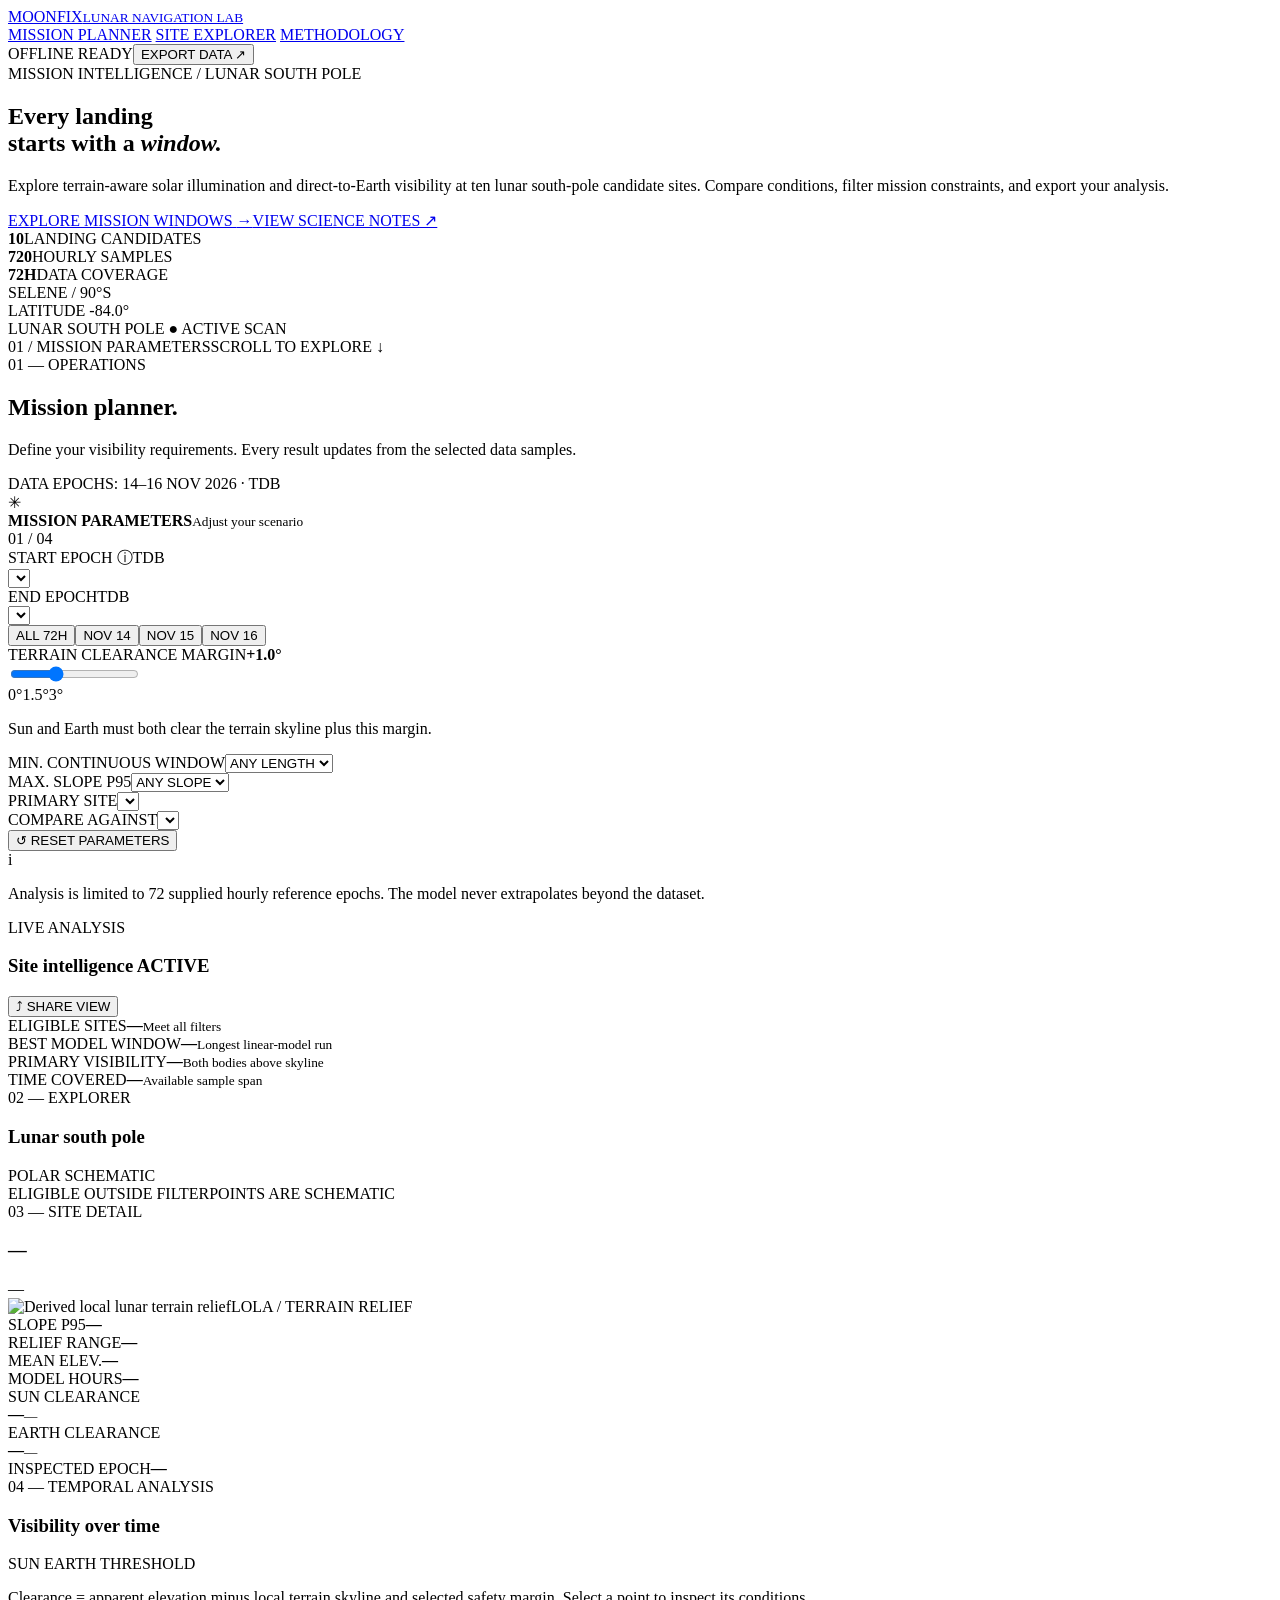
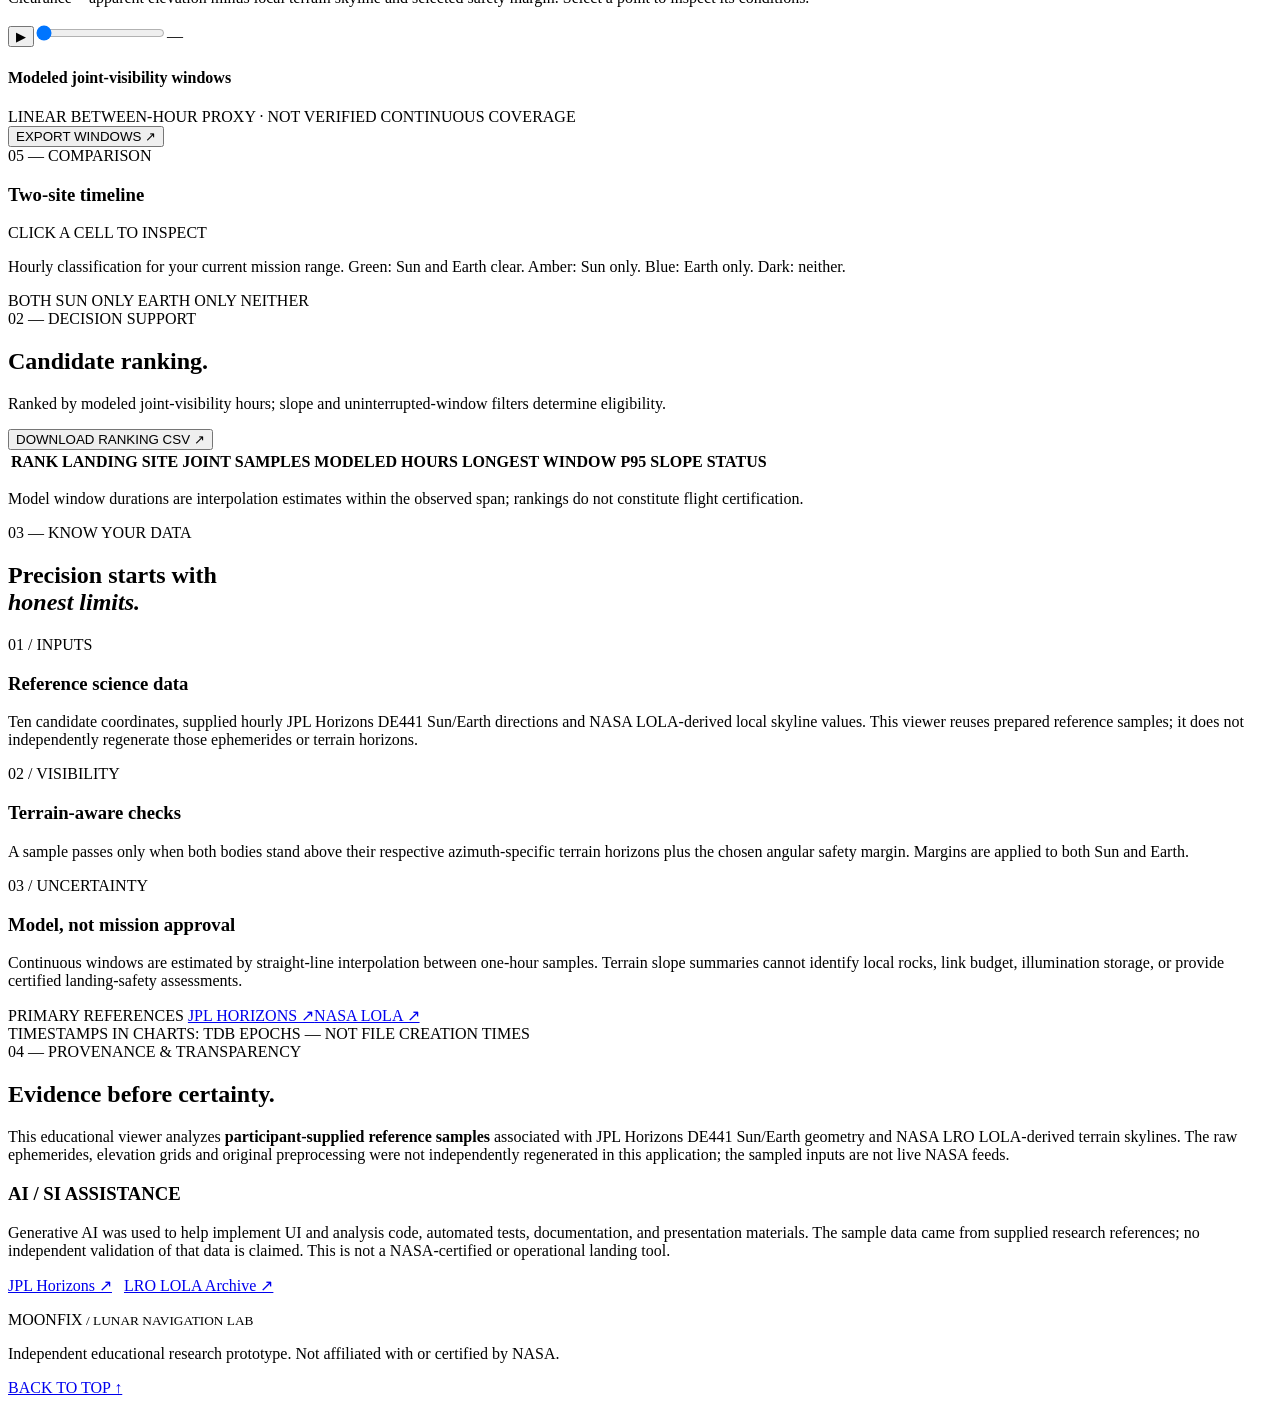
<file: src/ui.html>
<!doctype html>
<html lang="en">
<head>
  <meta charset="UTF-8" />
  <meta name="viewport" content="width=device-width, initial-scale=1" />
  <meta name="theme-color" content="#07111e" />
  <meta name="ai-assistance" content="AI-assisted code implementation, UI design, automated tests and documentation. See visible disclosure on this page and docs/AI_DISCLOSURE.md." />
  <meta name="reference-provenance" content="Participant-supplied derived reference samples associated with JPL Horizons DE441 and NASA LRO LOLA; raw source processing not independently reproduced in this application." />
  <meta name="description" content="MoonFix: an offline lunar south-pole landing site mission-window explorer using reference JPL/LOLA samples." />
  <title>MoonFix — Lunar Mission Window Navigator</title>
  <style>/* __MOONFIX_STYLES__ */</style>
</head>
<body>
  <header class="topbar">
    <a class="brand" href="#top" aria-label="MoonFix home">
      <span class="brand-orbit" aria-hidden="true"><i></i></span>
      <span>MOON<span class="brand-light">FIX</span><small>LUNAR NAVIGATION LAB</small></span>
    </a>
    <nav class="desktop-nav" aria-label="Main navigation">
      <a href="#workspace">MISSION PLANNER</a>
      <a href="#candidate-map">SITE EXPLORER</a>
      <a href="#methodology">METHODOLOGY</a>
    </nav>
    <div class="header-actions"><span class="signal-chip"><span class="signal-dot"></span> OFFLINE READY</span><button type="button" class="btn btn-primary btn-small" id="exportHeader">EXPORT DATA <span aria-hidden="true">↗</span></button></div>
  </header>

  <div id="top"></div>
  <section class="hero">
    <div class="hero-left">
      <div class="eyebrow"><span class="eyebrow-line"></span> MISSION INTELLIGENCE / LUNAR SOUTH POLE</div>
      <h1>Every landing<br>starts with a <em>window.</em></h1>
      <p>Explore terrain-aware solar illumination and direct-to-Earth visibility at ten lunar south-pole candidate sites. Compare conditions, filter mission constraints, and export your analysis.</p>
      <div class="hero-actions"><a class="btn btn-primary" href="#workspace">EXPLORE MISSION WINDOWS <span aria-hidden="true">→</span></a><a class="btn btn-ghost" href="#methodology">VIEW SCIENCE NOTES ↗</a></div>
      <div class="hero-facts"><div><strong>10</strong><span>LANDING CANDIDATES</span></div><div><strong>720</strong><span>HOURLY SAMPLES</span></div><div><strong>72H</strong><span>DATA COVERAGE</span></div></div>
    </div>
    <div class="hero-right" aria-hidden="true">
      <div class="hero-moon">
        <div class="hero-crater c1"></div><div class="hero-crater c2"></div><div class="hero-crater c3"></div><div class="hero-crater c4"></div><div class="hero-crater c5"></div>
        <div class="moon-target target-1"></div><div class="moon-target target-2"></div><div class="moon-target target-3"></div>
      </div>
      <div class="orbit-ring orbit-1"></div><div class="orbit-ring orbit-2"></div>
      <div class="hero-coord hero-coord-top">SELENE / 90°S<br>LATITUDE -84.0°</div>
      <div class="hero-coord hero-coord-bottom">LUNAR SOUTH POLE <span>●</span> ACTIVE SCAN</div>
      <div class="hero-decoration"></div>
    </div>
    <div class="hero-footer"><span>01 / MISSION PARAMETERS</span><span>SCROLL TO EXPLORE ↓</span></div>
  </section>

  <section class="workspace" id="workspace">
    <div class="section-title"><div><span class="kicker">01 — OPERATIONS</span><h2>Mission planner<span class="small-period">.</span></h2><p>Define your visibility requirements. Every result updates from the selected data samples.</p></div><span class="data-range">DATA EPOCHS: 14–16 NOV 2026 · TDB</span></div>
    <div class="app-shell">
      <aside class="control-panel" aria-label="Mission planning controls">
        <div class="panel-heading"><span class="tiny-sun">✳</span><div><strong>MISSION PARAMETERS</strong><small>Adjust your scenario</small></div><span class="panel-heading-num">01 / 04</span></div>
        <div class="control-group"><div class="control-label"><label for="startEpoch">START EPOCH <span class="help-icon" title="JPL ephemeris uses TDB for these reference samples">ⓘ</span></label><span class="mini-tag">TDB</span></div><select id="startEpoch" aria-label="Start sample epoch"></select></div>
        <div class="control-group"><div class="control-label"><label for="endEpoch">END EPOCH</label><span class="mini-tag">TDB</span></div><select id="endEpoch" aria-label="End sample epoch"></select></div>
        <div class="day-select" role="group" aria-label="Date presets"><button type="button" data-preset="all" class="active">ALL 72H</button><button type="button" data-preset="0">NOV 14</button><button type="button" data-preset="1">NOV 15</button><button type="button" data-preset="2">NOV 16</button></div>
        <div class="control-group"><div class="control-label"><label for="margin">TERRAIN CLEARANCE MARGIN</label><strong id="marginValue" class="accent-number">+1.0°</strong></div><input id="margin" type="range" min="0" max="3" step="0.5" value="1" aria-label="Angular clearance safety margin"/><div class="range-legend"><span>0°</span><span>1.5°</span><span>3°</span></div><p class="hint">Sun and Earth must both clear the terrain skyline plus this margin.</p></div>
        <div class="two-controls"><div class="control-group"><label for="minRun">MIN. CONTINUOUS WINDOW</label><select id="minRun"><option value="0">ANY LENGTH</option><option value="3">3 HOURS</option><option value="6">6 HOURS</option><option value="12">12 HOURS</option><option value="24">24 HOURS</option></select></div><div class="control-group"><label for="maxSlope">MAX. SLOPE P95</label><select id="maxSlope"><option value="99">ANY SLOPE</option><option value="5">5°</option><option value="10">10°</option><option value="15">15°</option><option value="20">20°</option><option value="25">25°</option></select></div></div>
        <div class="control-divider"></div>
        <div class="control-group"><label for="primarySite">PRIMARY SITE</label><select id="primarySite"></select></div>
        <div class="control-group"><label for="compareSite">COMPARE AGAINST</label><select id="compareSite"></select></div>
        <button type="button" class="btn btn-outline reset-button" id="resetControls"><span>↺</span> RESET PARAMETERS</button>
        <div class="constraints-note"><span class="mini-warning">i</span><p>Analysis is limited to 72 supplied hourly reference epochs. The model never extrapolates beyond the dataset.</p></div>
      </aside>

      <div class="results-panel">
        <div class="results-head"><div><span class="kicker">LIVE ANALYSIS</span><h3>Site intelligence <span id="resultStatus" class="result-status">ACTIVE</span></h3></div><button type="button" class="btn btn-quiet btn-small" id="shareView">⤴ SHARE VIEW</button></div>
        <div class="metric-grid" aria-live="polite">
          <div class="metric"><span>ELIGIBLE SITES</span><strong id="metricEligible">—</strong><small>Meet all filters</small></div>
          <div class="metric"><span>BEST MODEL WINDOW</span><strong id="metricBestRun">—</strong><small>Longest linear-model run</small></div>
          <div class="metric"><span>PRIMARY VISIBILITY</span><strong id="metricPrimaryCount">—</strong><small>Both bodies above skyline</small></div>
          <div class="metric"><span>TIME COVERED</span><strong id="metricCoverage">—</strong><small>Available sample span</small></div>
        </div>

        <div class="map-details-grid">
          <article class="card map-card" id="candidate-map"><div class="card-top"><div><span class="kicker">02 — EXPLORER</span><h3>Lunar south pole</h3></div><span class="corner-label">POLAR SCHEMATIC</span></div><div id="polarMap" class="polar-map" aria-label="Interactive south pole map"></div><div class="map-bottom"><span><span class="legend-dot green"></span> ELIGIBLE</span><span><span class="legend-dot outline"></span> OUTSIDE FILTER</span><span class="microtext">POINTS ARE SCHEMATIC</span></div></article>
          <article class="card site-card"><div class="card-top"><div><span class="kicker">03 — SITE DETAIL</span><h3 id="siteName">—</h3></div><span class="corner-label" id="siteCoordinates">—</span></div><div class="site-body"><div class="terrain-thumb"><img id="terrainImage" alt="Derived local lunar terrain relief" /><span>LOLA / TERRAIN RELIEF</span></div><div class="site-spec"><div><span>SLOPE P95</span><strong id="siteSlope">—</strong></div><div><span>RELIEF RANGE</span><strong id="siteRelief">—</strong></div><div><span>MEAN ELEV.</span><strong id="siteElevation">—</strong></div><div><span>MODEL HOURS</span><strong id="siteHours">—</strong></div></div></div><div class="site-readings"><div><div><span class="reading-dot sun"></span><span>SUN CLEARANCE</span></div><strong id="sunClearance">—</strong><small id="sunExplain">—</small></div><div><div><span class="reading-dot earth"></span><span>EARTH CLEARANCE</span></div><strong id="earthClearance">—</strong><small id="earthExplain">—</small></div></div><div class="epoch-current"><span>INSPECTED EPOCH</span><strong id="epochCurrent">—</strong></div></article>
        </div>

        <article class="card timeline-card" id="timeline"><div class="card-top"><div><span class="kicker">04 — TEMPORAL ANALYSIS</span><h3>Visibility over time</h3></div><div class="chart-legend"><span><i class="line-key sun"></i> SUN</span><span><i class="line-key earth"></i> EARTH</span><span><i class="line-key zero"></i> THRESHOLD</span></div></div><p class="card-subtitle">Clearance = apparent elevation minus local terrain skyline and selected safety margin. Select a point to inspect its conditions.</p><div class="graph-wrap" id="clearanceGraph" aria-label="Hourly sun and earth clearance graph"></div><div class="timeline-slider"><button type="button" id="playToggle" class="play-btn" aria-label="Play hourly samples">▶</button><input type="range" id="epochSlider" min="0" max="71" step="1" value="0" aria-label="Inspect selected hour"/><span id="sliderLabel">—</span></div><div class="windows-head"><div><h4>Modeled joint-visibility windows</h4><span>LINEAR BETWEEN-HOUR PROXY · NOT VERIFIED CONTINUOUS COVERAGE</span></div><button type="button" class="text-button" id="exportWindows">EXPORT WINDOWS ↗</button></div><div id="windowList" class="window-list"></div></article>

        <article class="card compare-card" id="comparison"><div class="card-top"><div><span class="kicker">05 — COMPARISON</span><h3>Two-site timeline</h3></div><span class="corner-label">CLICK A CELL TO INSPECT</span></div><p class="card-subtitle">Hourly classification for your current mission range. Green: Sun and Earth clear. Amber: Sun only. Blue: Earth only. Dark: neither.</p><div id="comparisonTracks" class="comparison-tracks"></div><div class="compare-key"><span><i class="state-box both"></i> BOTH</span><span><i class="state-box sun"></i> SUN ONLY</span><span><i class="state-box earth"></i> EARTH ONLY</span><span><i class="state-box neither"></i> NEITHER</span></div></article>
      </div>
    </div>
  </section>

  <section class="rank-section" id="rankings"><div class="section-title compact"><div><span class="kicker">02 — DECISION SUPPORT</span><h2>Candidate ranking<span class="small-period">.</span></h2><p>Ranked by modeled joint-visibility hours; slope and uninterrupted-window filters determine eligibility.</p></div><button type="button" class="btn btn-outline" id="exportRank">DOWNLOAD RANKING CSV ↗</button></div><div class="rank-table-wrap"><table class="rank-table"><thead><tr><th>RANK</th><th>LANDING SITE</th><th>JOINT SAMPLES</th><th>MODELED HOURS</th><th>LONGEST WINDOW</th><th>P95 SLOPE</th><th>STATUS</th></tr></thead><tbody id="rankRows"></tbody></table></div><p class="table-note" id="rankNote">Model window durations are interpolation estimates within the observed span; rankings do not constitute flight certification.</p></section>

  <section class="methodology" id="methodology"><div class="method-intro"><span class="kicker">03 — KNOW YOUR DATA</span><h2>Precision starts with<br><em>honest limits.</em></h2></div><div class="method-cards"><div><span class="method-num">01 / INPUTS</span><h3>Reference science data</h3><p>Ten candidate coordinates, supplied hourly JPL Horizons DE441 Sun/Earth directions and NASA LOLA-derived local skyline values. This viewer reuses prepared reference samples; it does not independently regenerate those ephemerides or terrain horizons.</p></div><div><span class="method-num">02 / VISIBILITY</span><h3>Terrain-aware checks</h3><p>A sample passes only when both bodies stand above their respective azimuth-specific terrain horizons plus the chosen angular safety margin. Margins are applied to both Sun and Earth.</p></div><div><span class="method-num">03 / UNCERTAINTY</span><h3>Model, not mission approval</h3><p>Continuous windows are estimated by straight-line interpolation between one-hour samples. Terrain slope summaries cannot identify local rocks, link budget, illumination storage, or provide certified landing-safety assessments.</p></div></div><div class="science-footer"><div>PRIMARY REFERENCES <a href="https://ssd.jpl.nasa.gov/horizons/" target="_blank" rel="noopener">JPL HORIZONS ↗</a><a href="https://pds-geosciences.wustl.edu/missions/lro/lola.htm" target="_blank" rel="noopener">NASA LOLA ↗</a></div><div>TIMESTAMPS IN CHARTS: TDB EPOCHS — NOT FILE CREATION TIMES</div></div></section>
  <section class="attribution-panel" id="credits" aria-label="Data sources and AI transparency">
    <div class="attribution-inner">
      <div><span class="kicker">04 — PROVENANCE & TRANSPARENCY</span><h2>Evidence before certainty.</h2>
      <p>This educational viewer analyzes <strong>participant-supplied reference samples</strong> associated with JPL Horizons DE441 Sun/Earth geometry and NASA LRO LOLA-derived terrain skylines. The raw ephemerides, elevation grids and original preprocessing were not independently regenerated in this application; the sampled inputs are not live NASA feeds.</p></div>
      <div><h3>AI / SI ASSISTANCE</h3><p>Generative AI was used to help implement UI and analysis code, automated tests, documentation, and presentation materials. The sample data came from supplied research references; no independent validation of that data is claimed. This is not a NASA-certified or operational landing tool.</p>
      <p><a href="https://ssd.jpl.nasa.gov/horizons/" rel="noopener noreferrer" target="_blank">JPL Horizons ↗</a> &nbsp; <a href="https://pds-geosciences.wustl.edu/missions/lro/lola.htm" rel="noopener noreferrer" target="_blank">LRO LOLA Archive ↗</a></p></div>
    </div>
  </section>
  <footer class="footer"><div class="footer-brand">MOON<span>FIX</span><small> / LUNAR NAVIGATION LAB</small></div><p>Independent educational research prototype. Not affiliated with or certified by NASA.</p><a href="#top">BACK TO TOP ↑</a></footer>
  <div class="toast" id="toast" role="status" aria-live="polite"></div>
  <script type="application/json" id="moonfix-data">__MOONFIX_DATA__</script>
  <script>/* __MOONFIX_SCRIPT__ */</script>
</body>
</html>
</file>
